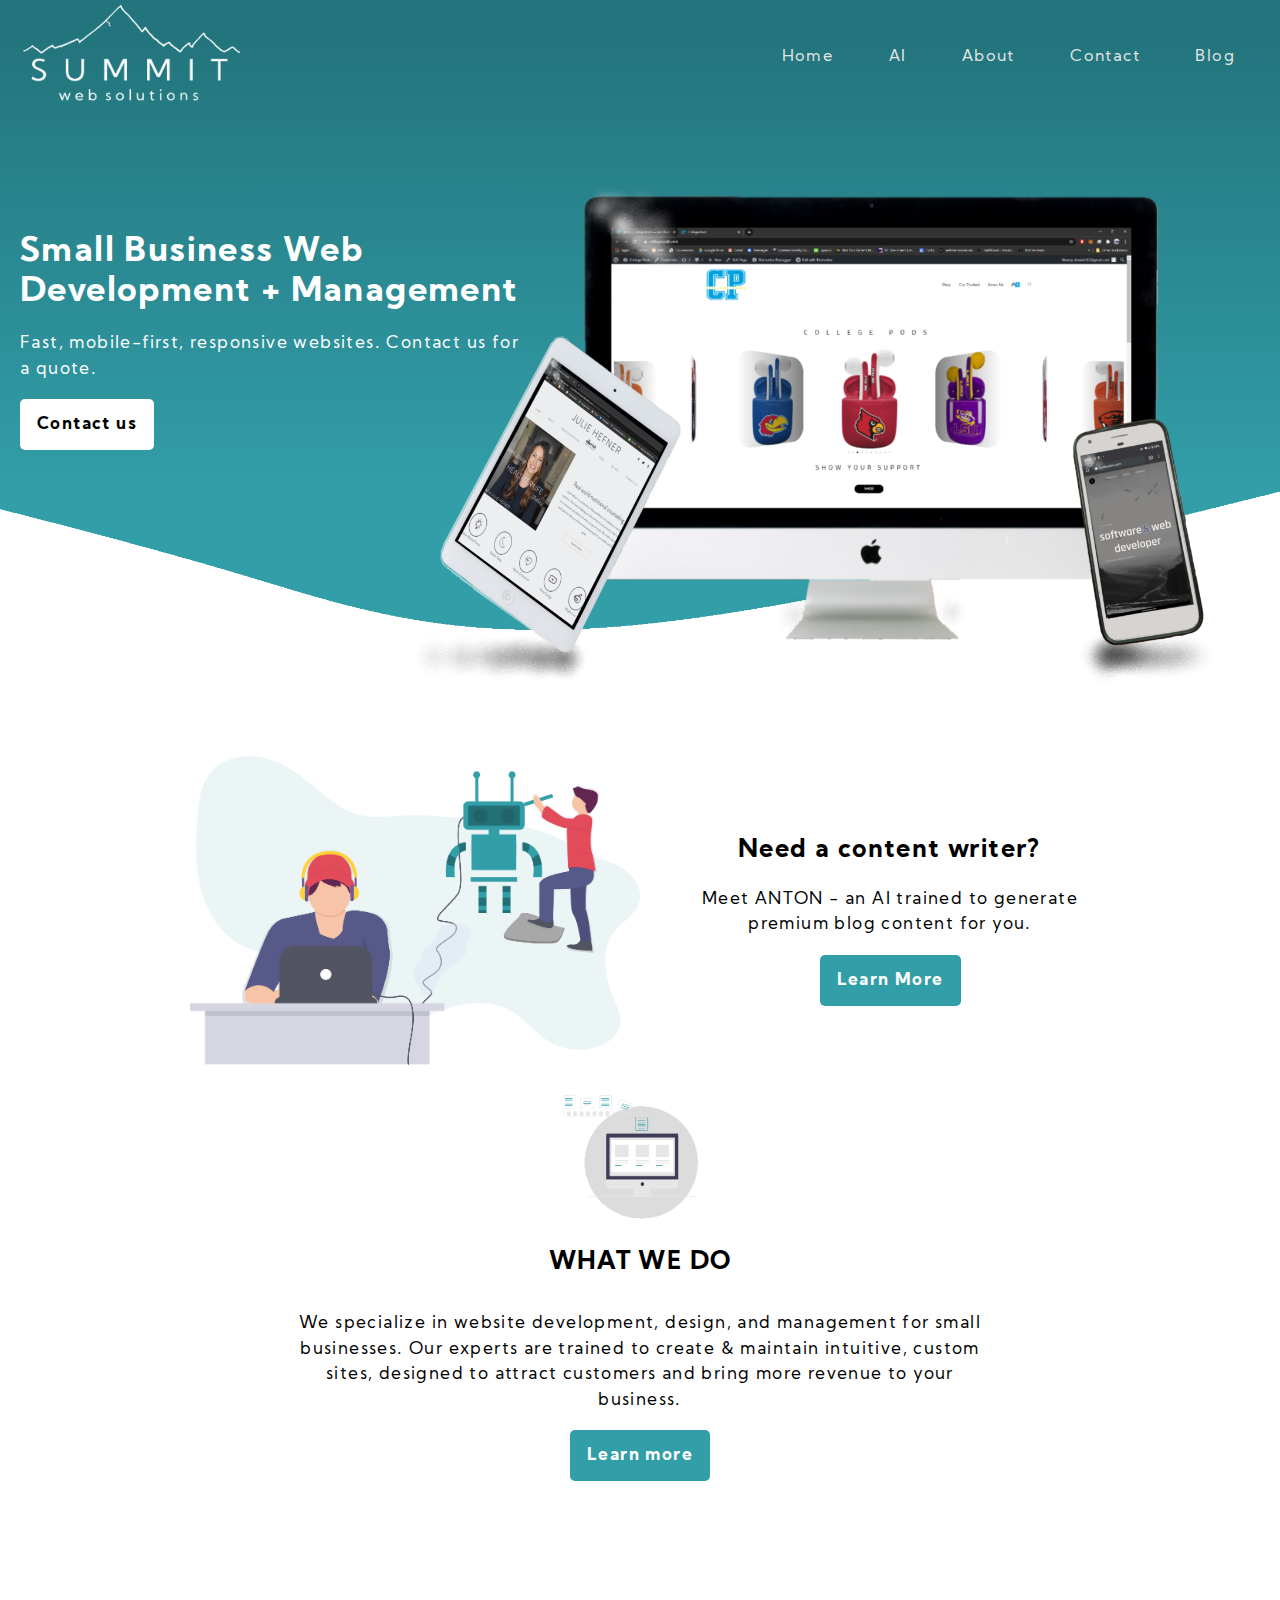
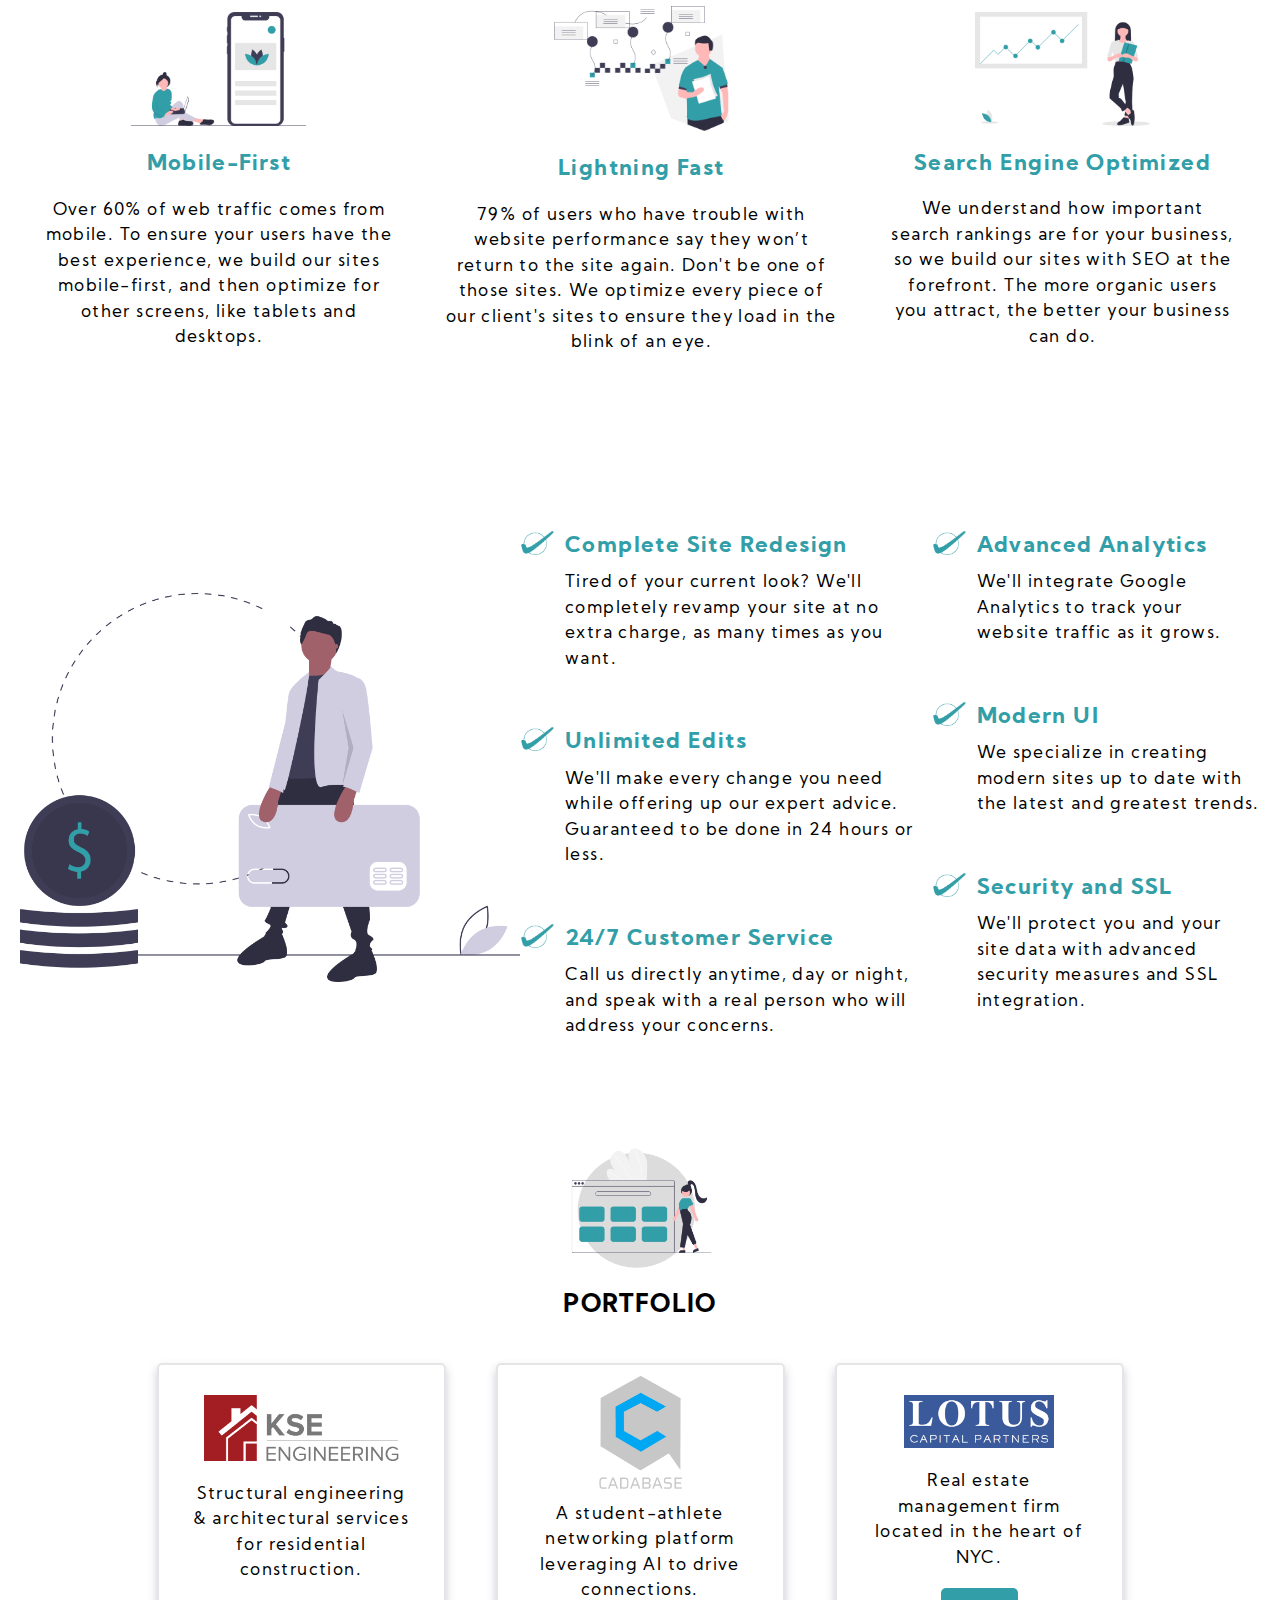
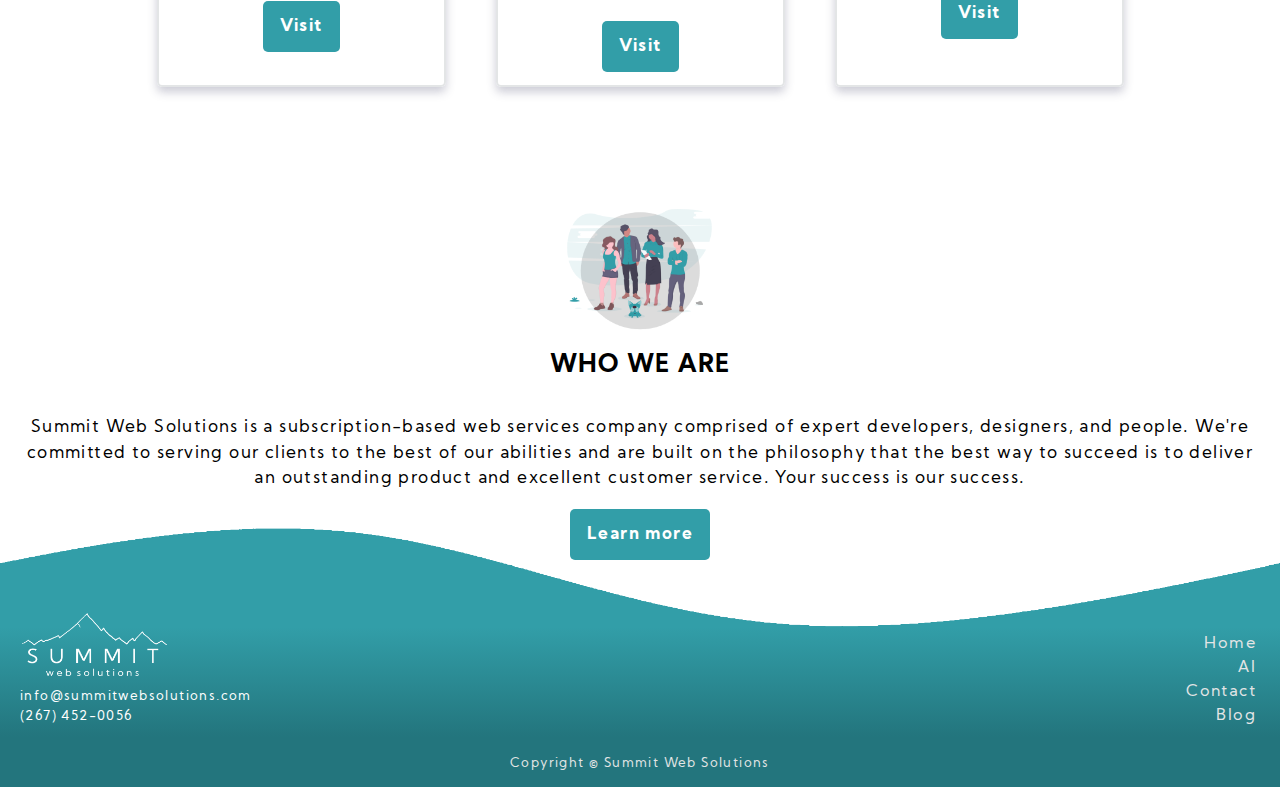
<file: index.html>
<!DOCTYPE html>
<html lang="en" dir="ltr">
  <head>
    <link rel="stylesheet" href="styles.css">
    <meta charset="utf-8">
    <title>Summit Web Solutions</title>
    <meta name="description" content="We build fast, mobile-first websites for small businesses. Starting at $0 down, $275/mo.">
    <meta name="viewport" content="width=device-width, initial-scale=1">
    <meta name="keywords" content="web developer, small business, small businesses, websites, website, mobile, website development,
     attract customers, SEO, unlimited edits, analytics, site redesign">
    <script src="summit-script.js" charset="utf-8"></script>
    <link rel="shortcut icon" type="image/x-icon" href="images/icons/favicon.png">
    <!-- Global site tag (gtag.js) - Google Analytics -->
    <script async src="https://www.googletagmanager.com/gtag/js?id=UA-179869179-1">
    </script>
    <script>
      window.dataLayer = window.dataLayer || [];
      function gtag(){dataLayer.push(arguments);}
      gtag('js', new Date());

      gtag('config', 'UA-179869179-1');
    </script>
      </head>
      <body>
    <!-- Credit to www.oakharborwebdesigns.com for the design inspiration -->
    <header>
      <div class="nav">
        <a href="https://www.summitwebsolutions.com">
          <picture>
            <img class="logo" src="images/logo_white.png" alt="Summit Web Solutions">
          </picture>
        </a>
        <button class="mobile-nav-burger" type="button" name="Menu" onclick="openNav()"></button>
        <div class="desktop-nav">
          <a class="desktop-link" href="https://www.summitwebsolutions.com">Home</a>
          <a class="desktop-link" href="https://www.summitwebsolutions.com/ai">AI</a>
          <a class="desktop-link" href="https://www.summitwebsolutions.com/about">About</a>
          <a class="desktop-link" href="https://www.summitwebsolutions.com/contact">Contact</a>
          <a class="desktop-link" href="https://www.summitwebsolutions.com/blog">Blog</a>
        </div>
      </div>
    </header>
    <div id="mySidenav" class="sidenav">
      <a href="javascript:void(0)" class="closebtn" onclick="closeNav()">&times;</a>
      <a href="https://www.summitwebsolutions.com">Home</a>
      <a href="https://www.summitwebsolutions.com/ai">AI</a>
      <a href="https://www.summitwebsolutions.com/about">About</a>
      <a href="https://www.summitwebsolutions.com/contact">Contact</a>
      <a href="https://www.summitwebsolutions.com/blog">Blog</a>
    </div>
    <section name="intro">
      <div class="intro">
        <h1 class="in-color intro-title">Small Business Web Development + Management</h1>
        <p class="in-color intro-description">Fast, mobile-first, responsive websites. Contact us for a quote.</p>
      </div>
      <div class="intro-button-and-pic">
        <button class="btn intro-button" type="button" name="button" onclick="window.location.href='https://www.summitwebsolutions.com/contact';">Contact us</button>
        <picture>
          <img class="hero-img" src="images/hero_cropped.png" alt="Devices with examples">
        </picture>
      </div>
    </section>
    <section class="anton-content">
      <img class="anton-hero-home" src="images/anton-hero.png" alt="AI Content Generator">
      <div class="anton-text">
        <h2 class="">Need a content writer?</h2>
        <p>Meet ANTON - an AI trained to generate premium blog content for you.</p>
        <button onclick="window.location.href='https://www.summitwebsolutions.com/ai';" class="btn" type="button" name="button">Learn More</button>
      </div>
    </section>
    <section class="what-we-do">
      <div class="container">
        <picture>
          <img class="icon" src="images/icons/what_we_do_icon.png" alt="Small Business Web Development">
        </picture>
        <h1 class="heading">What We Do</h1>
        <p class="description what-we-do-description">We specialize in website development, design, and management for small businesses.
        Our experts are trained to create & maintain intuitive, custom sites, designed to
      attract customers and bring more revenue to your business.</p>
      <button class="btn" type="button" name="button" onclick="window.location.href='https://www.summitwebsolutions.com/about';">Learn more</button>
      </div>
      <div class="differentiators-container">
        <div class="differentiator">
          <picture>
            <img class="icon sub-icon"src="images/icons/mobile_dev_icon.png" alt="Mobile First">
          </picture>
          <h2 class="heading2">Mobile-First</h2>
          <p class="dif-description">Over 60% of web traffic comes from mobile. To ensure your users have the best
           experience, we build our sites mobile-first, and then optimize for other screens,
          like tablets and desktops.</p>
        </div>
        <div class="differentiator">
          <picture>
            <img class="icon sub-icon"src="images/icons/speed_icon.png" alt="Speedy Site">
          </picture>
          <h2 class="heading2">Lightning Fast</h2>
          <p class="dif-description">79% of users who have trouble with website performance say they won’t return to the site again.
           Don't be one of those sites. We optimize every piece of our client's sites to ensure they load in the blink of an eye.</p>
        </div>
        <div class="differentiator">
          <picture>
            <img class="icon sub-icon"src="images/icons/seo_icon.png" alt="SEO">
          </picture>
          <h2 class="heading2">Search Engine Optimized</h2>
          <p class="dif-description">We understand how important search rankings are for your business,
            so we build our sites with SEO at the forefront. The more organic users you attract, the better
           your business can do.</p>
        </div>
      </div>
    </section>
    <section class="pricing">
      <div class="pricing-container">
        <div class="pricing-image">
          <picture>
            <img class="pricing-pic" src="images/banking.png" alt="Pricing">
          </picture>
        </div>
        <div class="pricing-details">
          <div class="checklist-container">
            <div class="checklist-row-1">
              <div class="check">
                <h3 class="check-title">Complete Site Redesign</h3>
                <p class="check-description">Tired of your current look? We'll completely revamp your site at no extra charge, as many times as you want.</p>
              </div>
              <div class="check">
                <h3 class="check-title">Unlimited Edits</h3>
                <p class="check-description">We'll make every change you need while offering up our expert advice. Guaranteed to be done in 24 hours or less.</p>
              </div>
              <div class="check">
                <h3 class="check-title">24/7 Customer Service</h3>
                <p class="check-description">Call us directly anytime, day or night, and speak with a real person who will address your concerns.</p>
              </div>
            </div>
            <div class="checklist-row-2">
              <div class="check">
                <h3 class="check-title">Advanced Analytics</h3>
                <p class="check-description">We'll integrate Google Analytics to track your website traffic as it grows.</p>
              </div>
              <div class="check">
                <h3 class="check-title">Modern UI</h3>
                <p class="check-description">We specialize in creating modern sites up to date with the latest and greatest trends.</p>
              </div>
              <div class="check">
                <h3 class="check-title">Security and SSL</h3>
                <p class="check-description">We'll protect you and your site data with advanced security measures and SSL integration.</p>
              </div>
            </div>
          </div>
        </div>
      </div>
    </section>
    <section class="portfolio" id="portfolio">
      <div class="container">
        <picture>
          <img class="portfolio-icon" src="images/icons/portfolio_icon.png" alt="Our Portfolio">
        </picture>
        <h1 class="heading">Portfolio</h1>
        <div class="portfolio-container">
          <div class="portfolio-item">
            <picture>
              <img class="kse-icon" src="images/icons/kse_eng_icon.png" alt="Our Portfolio">
            </picture>
            <p>Structural engineering & architectural services for residential construction.</p>
            <button class="btn portfolio-btn" type="button" name="button" onclick="window.location.href='https://www.kse-eng.com';">Visit</button>
          </div>
          <div class="portfolio-item">
            <picture>
              <img class="portfolio-icon cp-icon" src="images/cadabase_logo_gray.png" alt="Our Portfolio">
            </picture>
            <p>A student-athlete networking platform leveraging AI to drive connections.</p>
            <button class="btn portfolio-btn" type="button" name="button" onclick="window.location.href='https://www.cadabase.com';">Visit</button>
          </div>
          <div class="portfolio-item">
            <picture>
              <img class="portfolio-icon" src="images/lotus_logo.png" alt="Our Portfolio">
            </picture>
            <p>Real estate management firm located in the heart of NYC.</p>
            <button class="btn portfolio-btn" type="button" name="button" onclick="window.location.href='https://www.lotus-cp.com';">Visit</button>
          </div>
        </div>
      </div>
    </section>
    <section class="who-we-are">
      <div class="container">
        <picture>
          <img class="about-icon" src="images/icons/about_icon.png" alt="About Us Icon">
        </picture>
        <h1 class="heading">Who We Are</h1>
        <p class="about-description">Summit Web Solutions is a subscription-based web services company comprised of
        expert developers, designers, and people. We're committed to serving our clients to the best of our
      abilities and are built on the philosophy that the best way to succeed is to deliver an outstanding product
      and excellent customer service. Your success is our success.</p>
      <button class="btn" type="button" name="button" onclick="window.location.href='https://www.summitwebsolutions.com/about';">Learn more</button>
      </div>
    </section>
    <footer>
      <div class="footer-container">
        <div class="footer-contact-logo">
          <a href="https://www.summitwebsolutions.com">
            <picture>
              <img class="logo-footer" src="images/logo_white.png" alt="Summit Web Solutions">
            </picture>
          </a>
          <p class="footer-contact">info@summitwebsolutions.com</p>
          <p class="footer-contact">(267) 452-0056</p>
        </div>
        <div class="footer-nav">
          <a class="f-nav" href="https://www.summitwebsolutions.com">Home</a>
          <a class="f-nav" href="https://www.summitwebsolutions.com/ai">AI</a>
          <a class="f-nav" href="https://www.summitwebsolutions.com/contact">Contact</a>
          <a class="f-nav" href="https://www.summitwebsolutions.com/blog">Blog</a>
        </div>
      </div>
      <p class="copyright">Copyright &#169; Summit Web Solutions</p>
    </footer>
  </body>
</html>
</file>
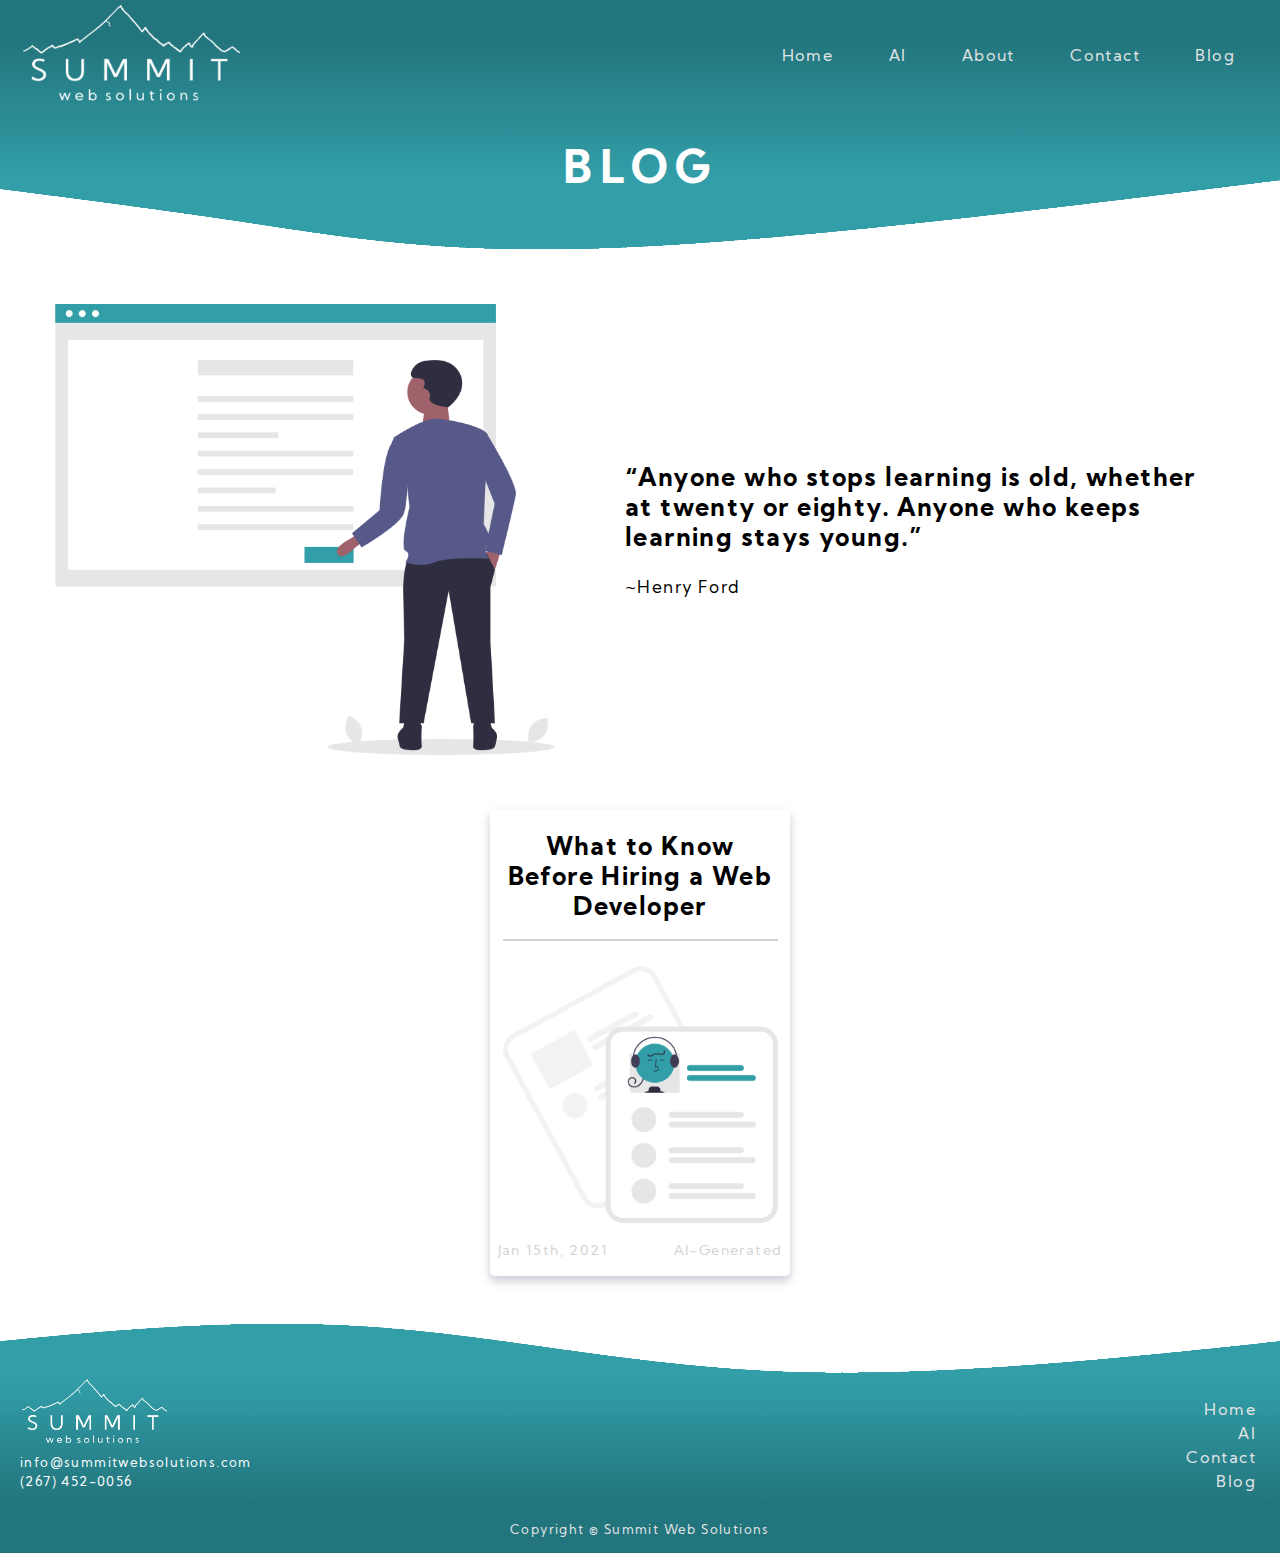
<file: blog/index.html>
<!DOCTYPE html>
<html lang="en" dir="ltr">
  <head>
    <link rel="stylesheet" href="../styles.css">
    <meta charset="utf-8">
    <title>Summit Web Solutions - Blog</title>
    <meta name="description" content="Blog posts generated by AI. Welcome to the future of content.">
    <meta name="viewport" content="width=device-width, initial-scale=1">
    <script src="../summit-script.js" charset="utf-8"></script>
    <link rel="shortcut icon" type="image/x-icon" href="../images/icons/favicon.png">
    <!-- Global site tag (gtag.js) - Google Analytics -->
    <script async src="https://www.googletagmanager.com/gtag/js?id=UA-179869179-1">
    </script>
    <script>
      window.dataLayer = window.dataLayer || [];
      function gtag(){dataLayer.push(arguments);}
      gtag('js', new Date());

      gtag('config', 'UA-179869179-1');
    </script>
      </head>
      <body style="background: linear-gradient(to bottom, #23757d 40px, #329ea8 177px, transparent 177px) no-repeat,
      url('../images/background_swirl.png') no-repeat 80% 175px / 110vw 10vw,
      linear-gradient(to top, #23757d 50px, #329ea8 172px, transparent 172px) no-repeat,
      url('../images/bottom_swirl.png') no-repeat center bottom 170px / 110vw 5vw;">
    <!-- Credit to www.oakharborwebdesigns.com for the design inspiration -->
    <header>
      <div class="nav">
        <a href="https://www.summitwebsolutions.com">
          <picture>
            <img class="logo" src="../images/logo_white.png" alt="Summit Web Solutions">
          </picture>
        </a>
        <button class="mobile-nav-burger" type="button" name="Menu" onclick="openNav()"></button>
        <div class="desktop-nav">
          <a class="desktop-link" href="https://www.summitwebsolutions.com">Home</a>
          <a class="desktop-link" href="https://www.summitwebsolutions.com/ai">AI</a>
          <a class="desktop-link" href="https://www.summitwebsolutions.com/about">About</a>
          <a class="desktop-link" href="https://www.summitwebsolutions.com/contact">Contact</a>
          <a class="desktop-link" href="https://www.summitwebsolutions.com/blog">Blog</a>
        </div>
      </div>
    </header>
    <div id="mySidenav" class="sidenav">
      <a href="javascript:void(0)" class="closebtn" onclick="closeNav()">&times;</a>
      <a href="https://www.summitwebsolutions.com">Home</a>
      <a href="https://www.summitwebsolutions.com/ai">AI</a>
      <a href="https://www.summitwebsolutions.com/about">About</a>
      <a href="https://www.summitwebsolutions.com/contact">Contact</a>
      <a href="https://www.summitwebsolutions.com/blog">Blog</a>
    </div>
    <section class=plans-intro>
      <h1 class="about-intro-title">Blog</h1>
      <div class="about-intro-container">
        <div class="about-intro-img-container">
          <picture>
            <img class="about-intro-img" src="../images/blog-hero.png" alt="Man Reading a Blog">
          </picture>
        </div>
        <div class="about-intro-description">
          <h2 class="plan-text">“Anyone who stops learning is old, whether at twenty or eighty. Anyone who keeps learning stays young.”</h2>
          <p class="plan-text">~Henry Ford</p>
        </div>
      </div>
    </section>
    <a class="blog-card-link" href="https://www.summitwebsolutions.com/blog/what-to-know-before-hiring-a-web-developer.html">
    <section class="blog-posts">
      <div class="blog-card">
        <h3 class="blog-title">What to Know Before Hiring a Web Developer</h3>
        <picture>
          <img class="blog-title-img" src="../images/how-to-hire-a-web-developer-hero.png" alt="Resume">
        </picture>
        <div class="blog-details">
          <p class="post-detail">Jan 15th, 2021</p>
          <p class="post-detail">AI-Generated</p>
        </div>
      </div>

    </section></a>
    <footer>
      <div class="footer-container">
        <div class="footer-contact-logo">
          <a href="https://www.summitwebsolutions.com">
            <picture>
              <img class="logo-footer" src="../images/logo_white.png" alt="Summit Web Solutions">
            </picture>
          </a>
          <p class="footer-contact">info@summitwebsolutions.com</p>
          <p class="footer-contact">(267) 452-0056</p>
        </div>
        <div class="footer-nav">
          <a class="f-nav" href="https://www.summitwebsolutions.com">Home</a>
          <a class="f-nav" href="https://www.summitwebsolutions.com/ai">AI</a>
          <a class="f-nav" href="https://www.summitwebsolutions.com/contact">Contact</a>
          <a class="f-nav" href="https://www.summitwebsolutions.com/blog">Blog</a>
        </div>
      </div>
      <p class="copyright">Copyright &#169; Summit Web Solutions</p>
    </footer>
  </body>
</html>
</file>
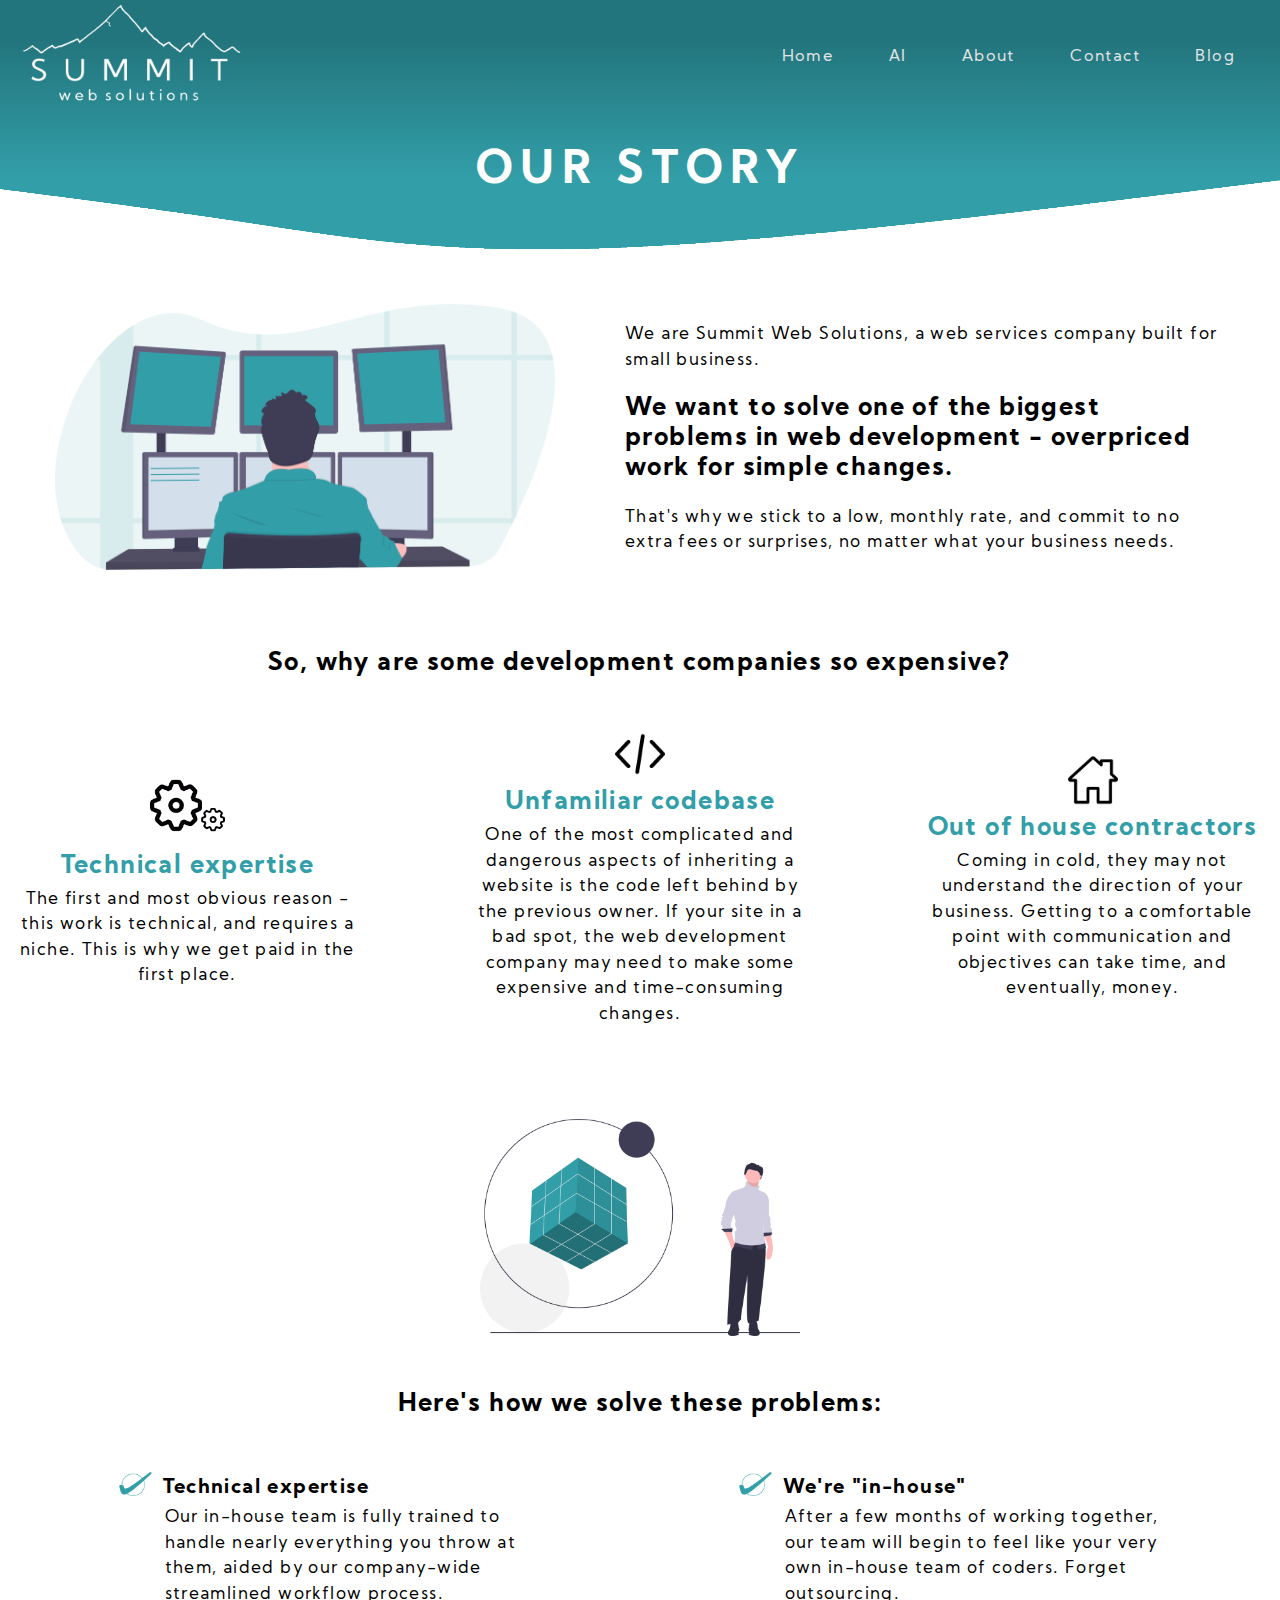
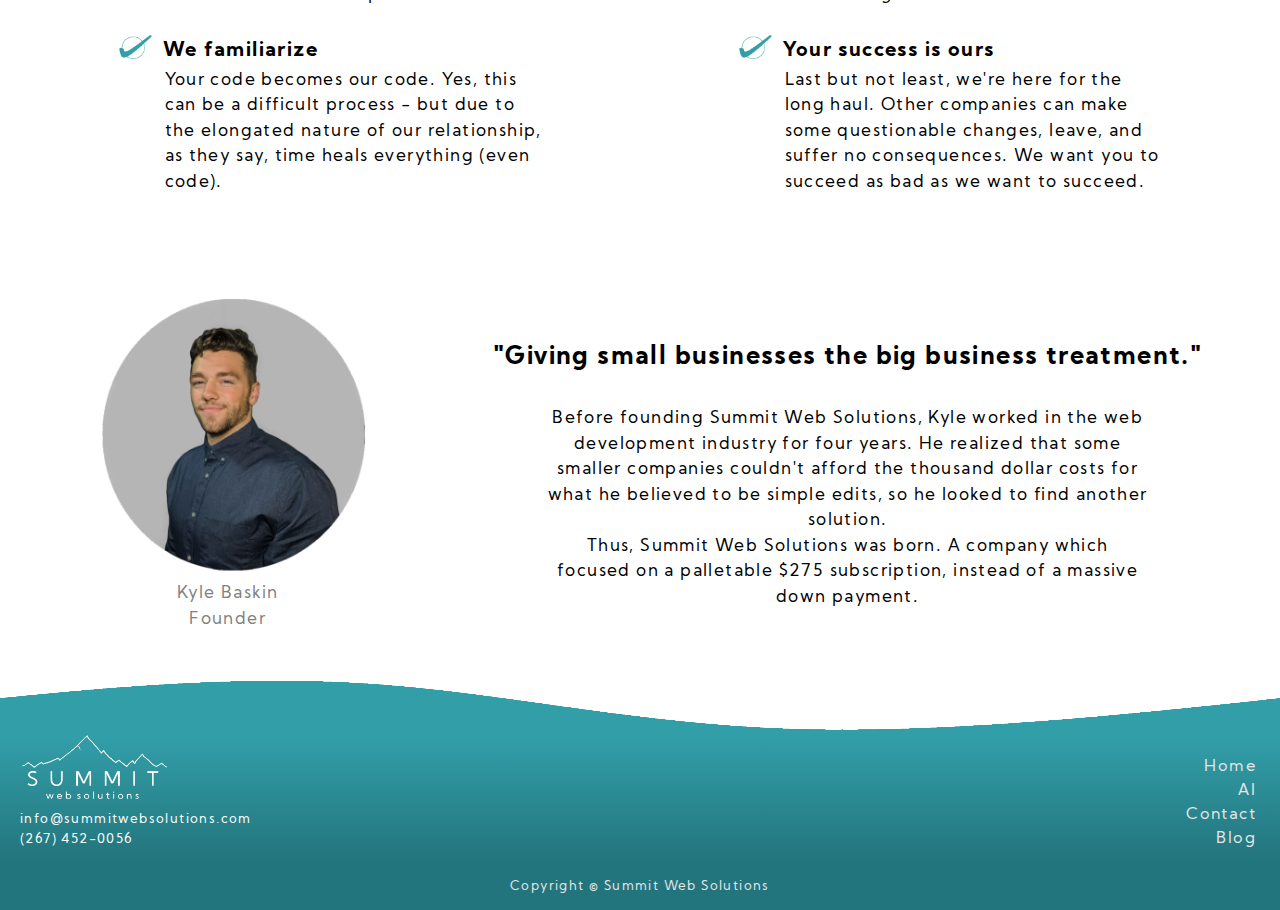
<file: about.html>
<!DOCTYPE html>
<html lang="en" dir="ltr">
  <head>
    <link rel="stylesheet" href="styles.css">
    <meta charset="utf-8">
    <title>About</title>
    <meta name="twitter:" content="">
    <meta name="viewport" content="width=device-width, initial-scale=1">
    <script src="summit-script.js" charset="utf-8"></script>
    <link rel="shortcut icon" type="image/x-icon" href="images/icons/favicon.png">
    <!-- Global site tag (gtag.js) - Google Analytics -->
    <script async src="https://www.googletagmanager.com/gtag/js?id=UA-179869179-1">
    </script>
    <script>
      window.dataLayer = window.dataLayer || [];
      function gtag(){dataLayer.push(arguments);}
      gtag('js', new Date());

      gtag('config', 'UA-179869179-1');
    </script>
  </head>
  <body style="background: linear-gradient(to bottom, #23757d 40px, #329ea8 177px, transparent 177px) no-repeat,
  url('images/background_swirl.png') no-repeat 80% 175px / 110vw 10vw,
  linear-gradient(to top, #23757d 50px, #329ea8 172px, transparent 172px) no-repeat,
  url('images/bottom_swirl.png') no-repeat center bottom 170px / 110vw 5vw;">
    <header>
      <div class="nav">
        <a href="https://www.summitwebsolutions.com">
          <picture>
            <img class="logo" src="images/logo_white.png" alt="Summit Web Solutions">
          </picture>
        </a>
        <button class="mobile-nav-burger" type="button" name="Menu" onclick="openNav()"></button>
        <div class="desktop-nav">
          <a class="desktop-link" href="https://www.summitwebsolutions.com">Home</a>
          <a class="desktop-link" href="https://www.summitwebsolutions.com/ai">AI</a>
          <a class="desktop-link" href="https://www.summitwebsolutions.com/about">About</a>
          <a class="desktop-link" href="https://www.summitwebsolutions.com/contact">Contact</a>
          <a class="desktop-link" href="https://www.summitwebsolutions.com/blog">Blog</a>
        </div>
      </div>
    </header>
    <div id="mySidenav" class="sidenav">
      <a href="javascript:void(0)" class="closebtn" onclick="closeNav()">&times;</a>
      <a href="https://www.summitwebsolutions.com">Home</a>
      <a href="https://www.summitwebsolutions.com/ai">AI</a>
      <a href="https://www.summitwebsolutions.com/about">About</a>
      <a href="https://www.summitwebsolutions.com/contact">Contact</a>
      <a href="https://www.summitwebsolutions.com/blog">Blog</a>
    </div>
    <section class=about-intro>
      <h1 class="about-intro-title">Our Story</h1>
      <div class="about-intro-container">
        <div class="about-intro-img-container">
          <picture>
            <img class="about-intro-img" src="images/about_hero.png" alt="Programmer">
          </picture>
        </div>
        <div class="about-intro-description">
          <p>We are Summit Web Solutions, a web services company built for small business.</p>
          <h2>We want to solve one of the biggest problems in web development - overpriced
          work for simple changes.</h2>
          <p>That's why we stick to a low, monthly rate, and commit to no extra fees
          or surprises, no matter what your business needs.</p>
        </div>
      </div>
    </section>
    <section class="why-so-expensive">
      <!-- Icons made by <a href="https://www.flaticon.com/authors/kiranshastry" title="Kiranshastry">Kiranshastry</a> from <a href="https://www.flaticon.com/" title="Flaticon"> www.flaticon.com</a>
    Icons made by <a href="https://www.flaticon.com/authors/freepik" title="Freepik">Freepik</a> from <a href="https://www.flaticon.com/" title="Flaticon"> www.flaticon.com</a> -->
      <h3 class="centered">So, why are some development companies so expensive?</h3>
      <div class="expensive-container">
        <div class="expensive-reason">
          <picture>
            <img class="reason-icon" src="images/icons/tool_icon.png" alt="">
          </picture>
          <h4 class="reason-header">Technical expertise</h4>
          <p class="reason-description">The first and most obvious reason - this work is
          technical, and requires a niche. This is why we get paid in the first place.</p>
        </div>
        <div class="expensive-reason">
          <picture>
            <img class="reason-icon-alt" src="images/icons/coding_icon.png" alt="">
          </picture>
          <h4 class="reason-header">Unfamiliar codebase</h4>
          <p class="reason-description">One of the most complicated and dangerous aspects of inheriting a website
          is the code left behind by the previous owner. If your site in a bad spot, the web development company may need to make some expensive
        and time-consuming changes.</p>
        </div>
        <div class="expensive-reason">
          <picture>
            <img class="reason-icon-alt" src="images/icons/home_icon.png" alt="">
          </picture>
          <h4 class="reason-header">Out of house contractors</h4>
          <p class="reason-description">Coming in cold, they may not understand the direction of
          your business. Getting to a comfortable point with communication and objectives can take time, and
        eventually, money.</p>
        </div>
      </div>
    </section>
    <section class="our-solutions">
      <div class="solutions-img-container">
        <picture>
          <img class="solutions-graphic" src="images/solutions.png" alt="Solutions Graphic">
        </picture>
        <h3 class="centered">Here's how we solve these problems:</h3>
      </div>
      <div class="solve-container">
        <div class="solve">
          <h4 class="solve-heading">Technical expertise</h4>
          <p class="solve-description">Our in-house team is fully trained to handle nearly everything you throw at them,
          aided by our company-wide streamlined workflow process.</p>
          <h4 class="solve-heading">We familiarize</h4>
          <p class="solve-description">Your code becomes our code. Yes, this can be a difficult process - but due to the elongated nature of
          our relationship, as they say, time heals everything (even code).</p>
        </div>
        <div class="solve">
          <h4 class="solve-heading">We're "in-house"</h4>
          <p class="solve-description">After a few months of working together, our team will begin to feel like your very
          own in-house team of coders. Forget outsourcing.</p>
          <h4 class="solve-heading">Your success is ours</h4>
          <p class="solve-description">Last but not least, we're here for the long haul. Other companies can make some questionable changes,
          leave, and suffer no consequences. We want you to succeed as bad as we want to succeed.</p>
        </div>
      </div>
    </section>
    <section class="our-founder">
      <div class="founder-container">
        <div class="founder-image">
          <picture>
            <img class="founder-headshot" src="images/headshot_gray.png" alt="Founder Headshot">
          </picture>
          <p class="img-text">Kyle Baskin</p>
          <p class="img-text">Founder</p>
        </div>
        <div class="founder-description">
          <h4 class="centered">"Giving small businesses the big business treatment."</h4>
          <p class="founder-text">Before founding Summit Web Solutions, Kyle worked in the web development industry for four years.
          He realized that some smaller companies couldn't afford the thousand dollar costs for what he believed to be
        simple edits, so he looked to find another solution.</p>
        <p class="founder-text">Thus, Summit Web Solutions was born. A company which focused on a palletable $275 subscription, instead of a massive down payment.</p>
        </div>
      </div>
    </section>
    <footer>
      <div class="footer-container">
        <div class="footer-contact-logo">
          <a href="https://www.summitwebsolutions.com">
            <picture>
              <img class="logo-footer" src="images/logo_white.png" alt="Summit Web Solutions">
            </picture>
          </a>
          <p class="footer-contact">info@summitwebsolutions.com</p>
          <p class="footer-contact">(267) 452-0056</p>
        </div>
        <div class="footer-nav">
          <a class="f-nav" href="https://www.summitwebsolutions.com">Home</a>
          <a class="f-nav" href="https://www.summitwebsolutions.com/ai">AI</a>
          <a class="f-nav" href="https://www.summitwebsolutions.com/contact">Contact</a>
          <a class="f-nav" href="https://www.summitwebsolutions.com/blog">Blog</a>
        </div>
      </div>
      <p class="copyright">Copyright &#169; Summit Web Solutions</p>
    </footer>
  </body>
</html>
</file>
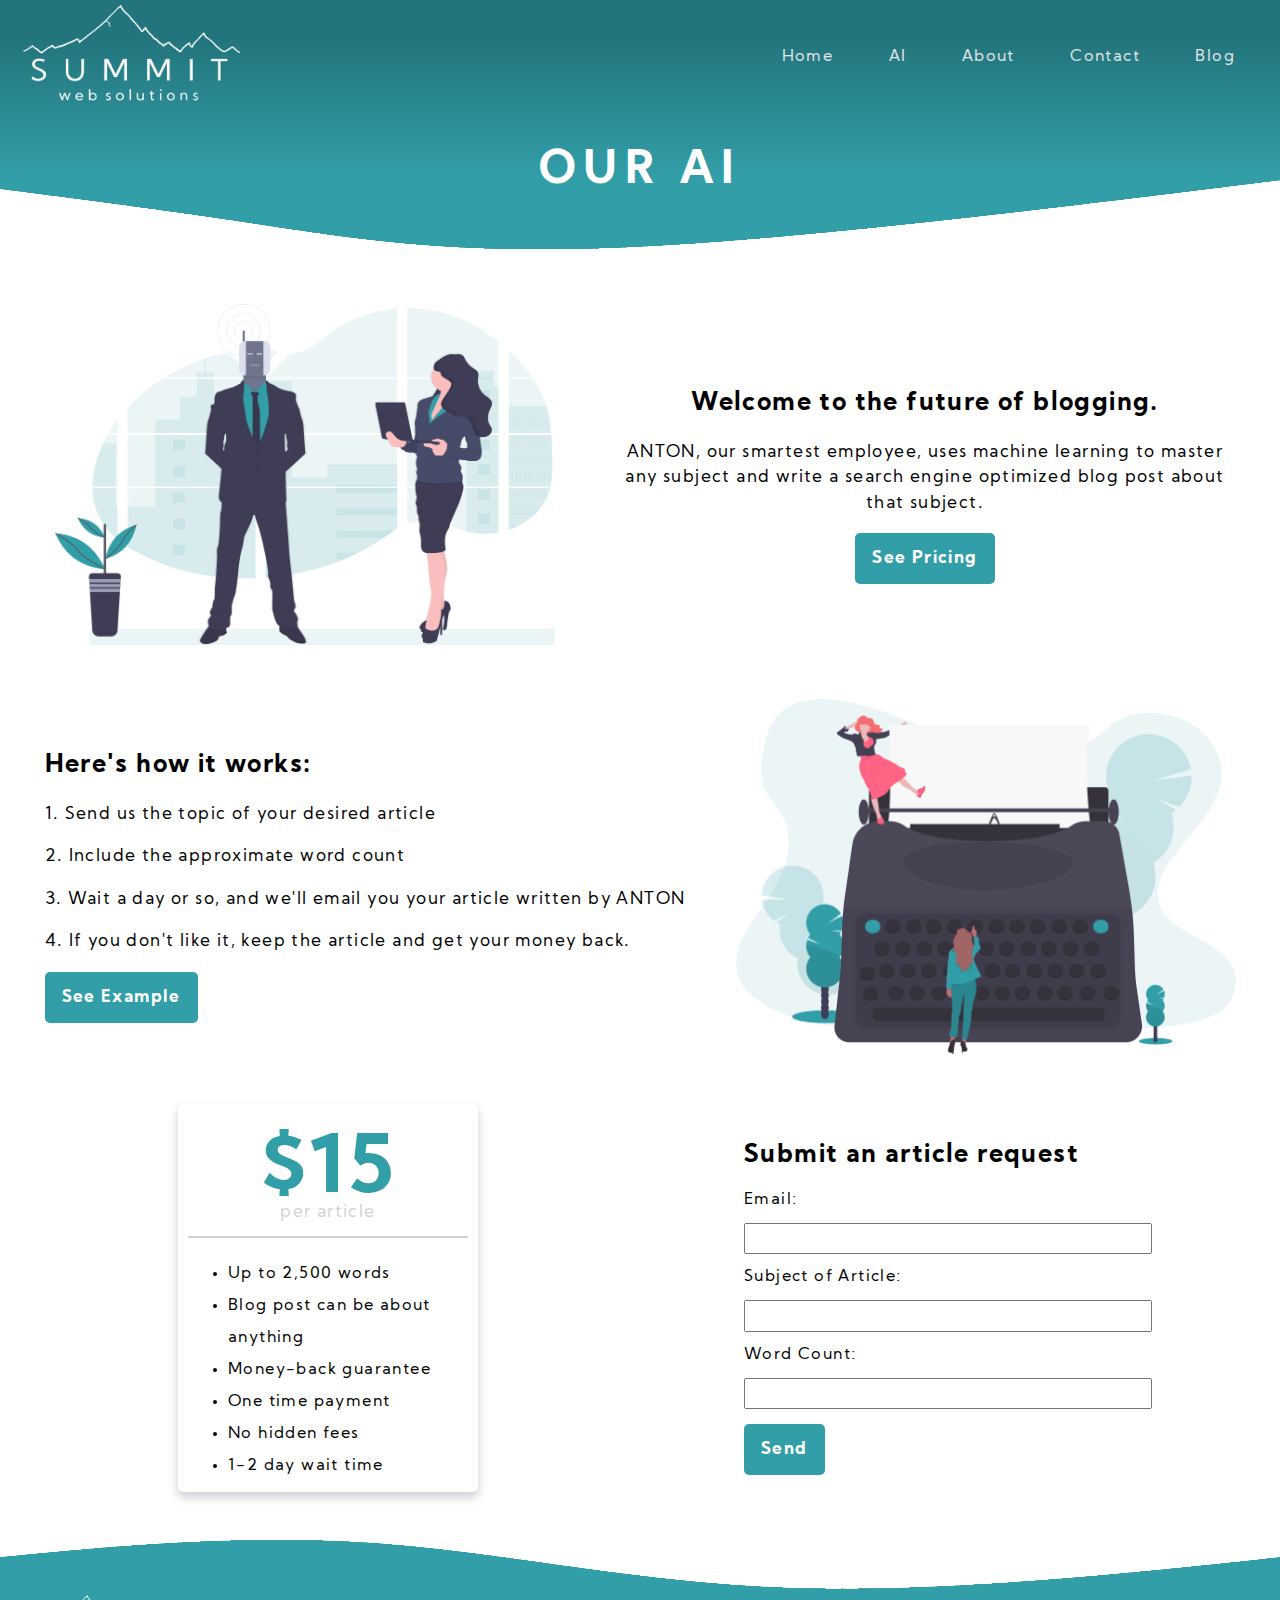
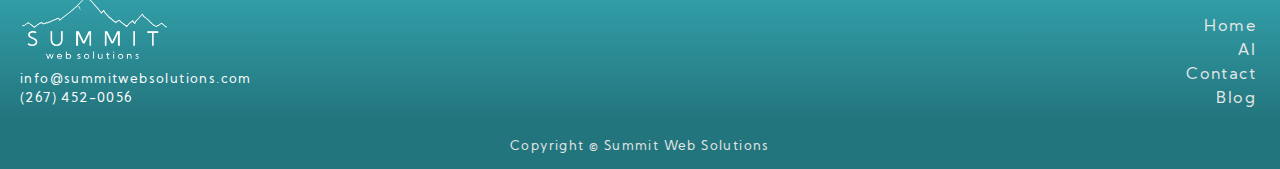
<file: ai.html>
<!DOCTYPE html>
<html lang="en" dir="ltr">
  <head>
    <link rel="stylesheet" href="styles.css">
    <meta charset="utf-8">
    <title>About</title>
    <meta name="twitter:" content="">
    <meta name="viewport" content="width=device-width, initial-scale=1">
    <script src="summit-script.js" charset="utf-8"></script>
    <link rel="shortcut icon" type="image/x-icon" href="images/icons/favicon.png">
    <!-- Global site tag (gtag.js) - Google Analytics -->
    <script async src="https://www.googletagmanager.com/gtag/js?id=UA-179869179-1">
    </script>
    <script>
      window.dataLayer = window.dataLayer || [];
      function gtag(){dataLayer.push(arguments);}
      gtag('js', new Date());

      gtag('config', 'UA-179869179-1');
    </script>
  </head>
  <body style="background: linear-gradient(to bottom, #23757d 40px, #329ea8 177px, transparent 177px) no-repeat,
  url('images/background_swirl.png') no-repeat 80% 175px / 110vw 10vw,
  linear-gradient(to top, #23757d 50px, #329ea8 172px, transparent 172px) no-repeat,
  url('images/bottom_swirl.png') no-repeat center bottom 170px / 110vw 5vw;">
    <header>
      <div class="nav">
        <a href="https://www.summitwebsolutions.com">
          <picture>
            <img class="logo" src="images/logo_white.png" alt="Summit Web Solutions">
          </picture>
        </a>
        <button class="mobile-nav-burger" type="button" name="Menu" onclick="openNav()"></button>
        <div class="desktop-nav">
          <a class="desktop-link" href="https://www.summitwebsolutions.com">Home</a>
          <a class="desktop-link" href="https://www.summitwebsolutions.com/ai">AI</a>
          <a class="desktop-link" href="https://www.summitwebsolutions.com/about">About</a>
          <a class="desktop-link" href="https://www.summitwebsolutions.com/contact">Contact</a>
          <a class="desktop-link" href="https://www.summitwebsolutions.com/blog">Blog</a>
        </div>
      </div>
    </header>
    <div id="mySidenav" class="sidenav">
      <a href="javascript:void(0)" class="closebtn" onclick="closeNav()">&times;</a>
      <a href="https://www.summitwebsolutions.com">Home</a>
      <a href="https://www.summitwebsolutions.com/ai">AI</a>
      <a href="https://www.summitwebsolutions.com/about">About</a>
      <a href="https://www.summitwebsolutions.com/contact">Contact</a>
      <a href="https://www.summitwebsolutions.com/blog">Blog</a>
    </div>
    <section class=about-intro>
      <h1 class="about-intro-title">Our AI</h1>
      <div class="about-intro-container">
        <div class="about-intro-img-container">
          <picture>
            <img class="about-intro-img" src="images/anton-page-hero.png" alt="Anton Bot">
          </picture>
        </div>
        <div class="anton-intro-description">
          <h2>Welcome to the future of blogging.</h2>
          <p>ANTON, our smartest employee, uses machine learning to master any subject and write a search engine
          optimized blog post about that subject.</p>
          <button class="btn" type="button" name="button" onclick="window.location.href='https://www.summitwebsolutions.com/ai#pricing';">See Pricing</button>
        </div>
      </div>
    </section>
    <section class="how-anton-works">
      <img class="about-intro-img" src="images/typewriter.png" alt="Typewriter">
      <div class="anton-steps">
        <h2>Here's how it works:</h2>
        <p>1. Send us the topic of your desired article</p>
        <p>2. Include the approximate word count</p>
        <p>3. Wait a day or so, and we'll email you your article written by ANTON</p>
        <p>4. If you don't like it, keep the article and get your money back.</p>
        <button class="btn" type="button" name="button" onclick="window.location.href='https://www.summitwebsolutions.com/blog/what-to-know-before-hiring-a-web-developer.html';">See Example</button>
      </div>
    </section>
    <section id="pricing" class="anton-pricing">
      <div class="anton-pricing-card">
        <h2 class="anton-price-point">$15</h2>
        <p class="per-article">per article</p>
        <ul class="pricing-list">
          <li>Up to 2,500 words</li>
          <li>Blog post can be about anything</li>
          <li>Money-back guarantee</li>
          <li>One time payment</li>
          <li>No hidden fees</li>
          <li>1-2 day wait time</li>
        </ul>
      </div>
      <div class="anton-form">
        <h2>Submit an article request</h2>
        <form
          action="https://formspree.io/f/xrgojbqg"
          method="POST"
        >
          <label>
            Email:
            <input type="text" name="_replyto">
          </label>
          <label>
            Subject of Article:
            <input type="text" name="subject"></input>
          </label>
          <label>
            Word Count:
            <input type="number" name="words"></input>
          </label>

          <!-- your other form fields go here -->

          <button class="btn" type="submit">Send</button>
        </form>
      </div>
    </section>
    <footer>
      <div class="footer-container">
        <div class="footer-contact-logo">
          <a href="https://www.summitwebsolutions.com">
            <picture>
              <img class="logo-footer" src="images/logo_white.png" alt="Summit Web Solutions">
            </picture>
          </a>
          <p class="footer-contact">info@summitwebsolutions.com</p>
          <p class="footer-contact">(267) 452-0056</p>
        </div>
        <div class="footer-nav">
          <a class="f-nav" href="https://www.summitwebsolutions.com">Home</a>
          <a class="f-nav" href="https://www.summitwebsolutions.com/ai">AI</a>
          <a class="f-nav" href="https://www.summitwebsolutions.com/contact">Contact</a>
          <a class="f-nav" href="https://www.summitwebsolutions.com/blog">Blog</a>
        </div>
      </div>
      <p class="copyright">Copyright &#169; Summit Web Solutions</p>
    </footer>
  </body>
</html>
</file>
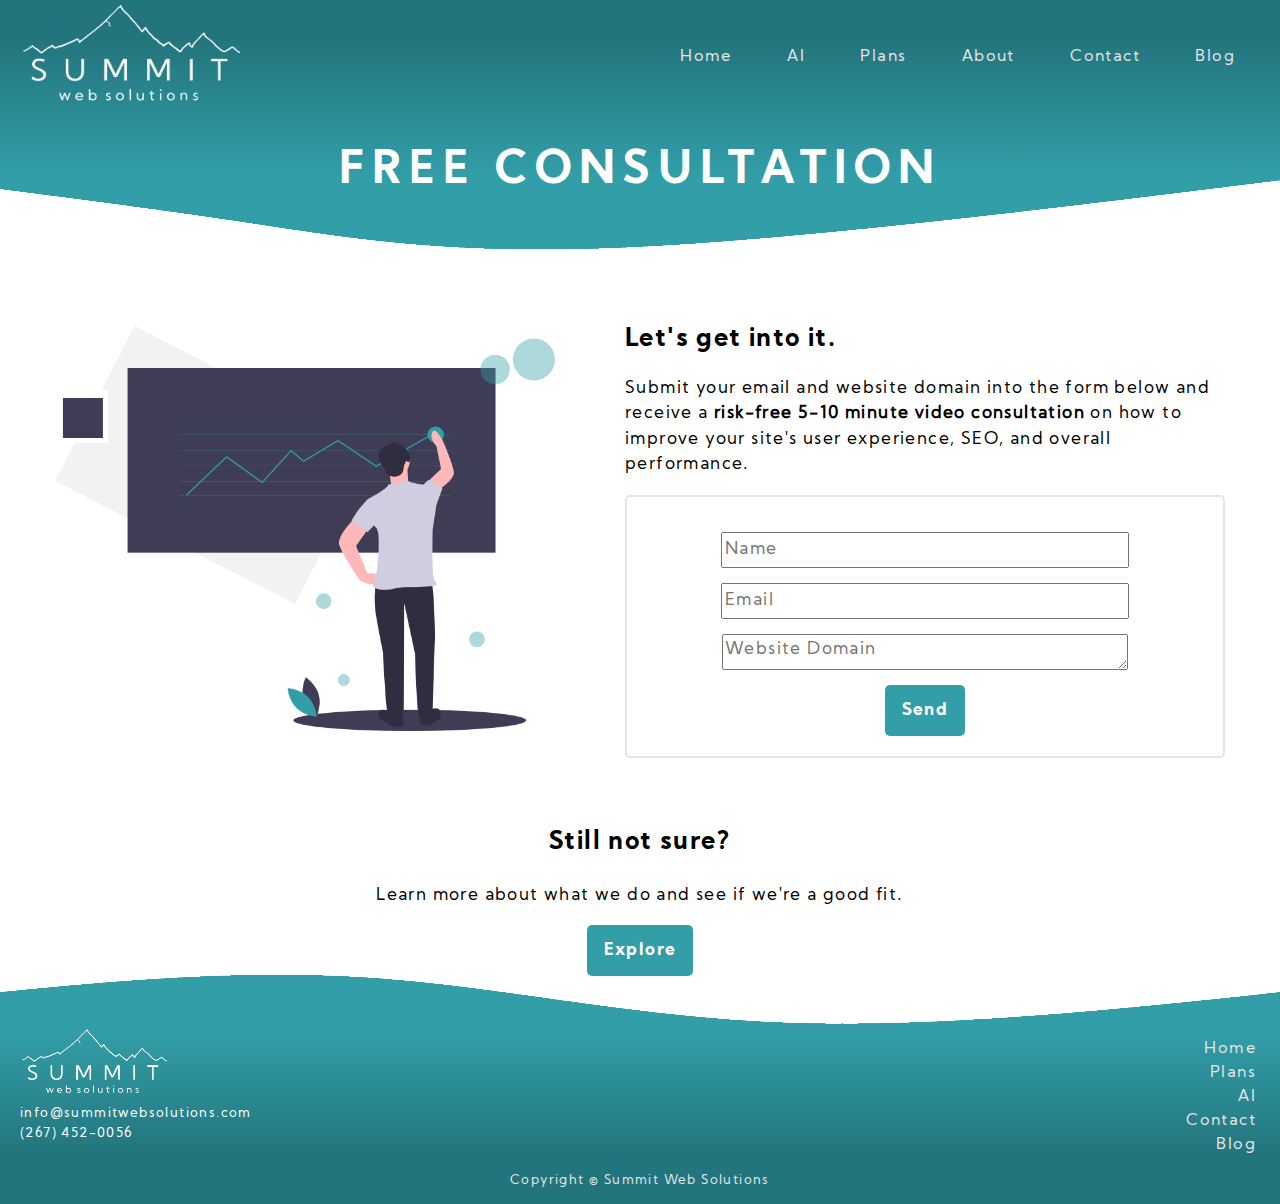
<file: consultation.html>
<!DOCTYPE html>
<html lang="en" dir="ltr">
  <head>
    <link rel="stylesheet" href="styles.css">
    <meta charset="utf-8">
    <title>Free Consultation</title>
    <meta name="twitter:" content="">
    <meta name="viewport" content="width=device-width, initial-scale=1">
    <script src="summit-script.js" charset="utf-8"></script>
    <link rel="shortcut icon" type="image/x-icon" href="images/icons/favicon.png">
    <!-- Global site tag (gtag.js) - Google Analytics -->
    <script async src="https://www.googletagmanager.com/gtag/js?id=UA-179869179-1">
    </script>
    <script>
      window.dataLayer = window.dataLayer || [];
      function gtag(){dataLayer.push(arguments);}
      gtag('js', new Date());

      gtag('config', 'UA-179869179-1');
    </script>
  </head>
  <body style="background: linear-gradient(to bottom, #23757d 40px, #329ea8 177px, transparent 177px) no-repeat,
  url('images/background_swirl.png') no-repeat 80% 175px / 110vw 10vw,
  linear-gradient(to top, #23757d 50px, #329ea8 172px, transparent 172px) no-repeat,
  url('images/bottom_swirl.png') no-repeat center bottom 170px / 110vw 5vw;">
    <header>
      <div class="nav">
        <a href="https://www.summitwebsolutions.com">
          <picture>
            <img class="logo" src="images/logo_white.png" alt="Summit Web Solutions">
          </picture>
        </a>
        <button class="mobile-nav-burger" type="button" name="Menu" onclick="openNav()"></button>
        <div class="desktop-nav">
          <a class="desktop-link" href="https://www.summitwebsolutions.com">Home</a>
          <a class="desktop-link" href="https://www.summitwebsolutions.com/ai">AI</a>
          <a class="desktop-link" href="https://www.summitwebsolutions.com/plans">Plans</a>
          <a class="desktop-link" href="https://www.summitwebsolutions.com/about">About</a>
          <a class="desktop-link" href="https://www.summitwebsolutions.com/contact">Contact</a>
          <a class="desktop-link" href="https://www.summitwebsolutions.com/blog">Blog</a>
        </div>
      </div>
    </header>
    <div id="mySidenav" class="sidenav">
      <a href="javascript:void(0)" class="closebtn" onclick="closeNav()">&times;</a>
      <a href="https://www.summitwebsolutions.com">Home</a>
      <a href="https://www.summitwebsolutions.com/ai">AI</a>
      <a href="https://www.summitwebsolutions.com/plans">Plans</a>
      <a href="https://www.summitwebsolutions.com/about">About</a>
      <a href="https://www.summitwebsolutions.com/contact">Contact</a>
      <a href="https://www.summitwebsolutions.com/blog">Blog</a>
    </div>
    <section class="audit-intro">
      <h1 class="about-intro-title">Free Consultation</h1>
      <div class="about-intro-container">
        <div class="about-intro-img-container">
          <picture>
            <img class="about-intro-img" src="images/free_audit.png" alt="Planning Web Development">
          </picture>
        </div>
        <div class="">
          <div class="about-intro-description">
            <h2 class="plan-text">Let's get into it.</h2>
            <p class="plan-text">Submit your email and website domain into the form below and receive a <span style="font-weight: bold">risk-free 5-10
              minute video consultation</span> on how to improve your site's user experience, SEO, and overall performance.</p>
          </div>
          <div class="contact-form-consultation">
            <form
              action="https://formspree.io/moqpvdrd"
              method="POST"
              class="form">
              <input class="audit-input" type="text" name="name" placeholder="Name">
              <input class="audit-input" type="text" name="_replyto" placeholder="Email">
              <textarea class="audit-input" name="message" placeholder="Website Domain"></textarea>
              <button class="btn form-btn"type="submit">Send</button>
            </form>
          </div>
        </div>
      </div>
    </section>
    <section class="still-not-sure">
      <div class="centered">
        <h3 class="not-sure-title">Still not sure?</h3>
        <p class="centered">Learn more about what we do and see if we're a good fit.</p>
        <button class="btn" type="button" name="button" onclick="window.location.href='https://www.summitwebsolutions.com/about';">Explore</button>
      </div>
    </section>
    <footer>
      <div class="footer-container">
        <div class="footer-contact-logo">
          <a href="https://www.summitwebsolutions.com">
            <picture>
              <img class="logo-footer" src="images/logo_white.png" alt="Summit Web Solutions">
            </picture>
          </a>
          <p class="footer-contact">info@summitwebsolutions.com</p>
          <p class="footer-contact">(267) 452-0056</p>
        </div>
        <div class="footer-nav">
          <a class="f-nav" href="https://www.summitwebsolutions.com">Home</a>
          <a class="f-nav" href="https://www.summitwebsolutions.com/plans">Plans</a>
          <a class="f-nav" href="https://www.summitwebsolutions.com/ai">AI</a>
          <a class="f-nav" href="https://www.summitwebsolutions.com/contact">Contact</a>
          <a class="f-nav" href="https://www.summitwebsolutions.com/blog">Blog</a>
        </div>
      </div>
      <p class="copyright">Copyright &#169; Summit Web Solutions</p>
    </footer>
  </body>
</html>
</file>
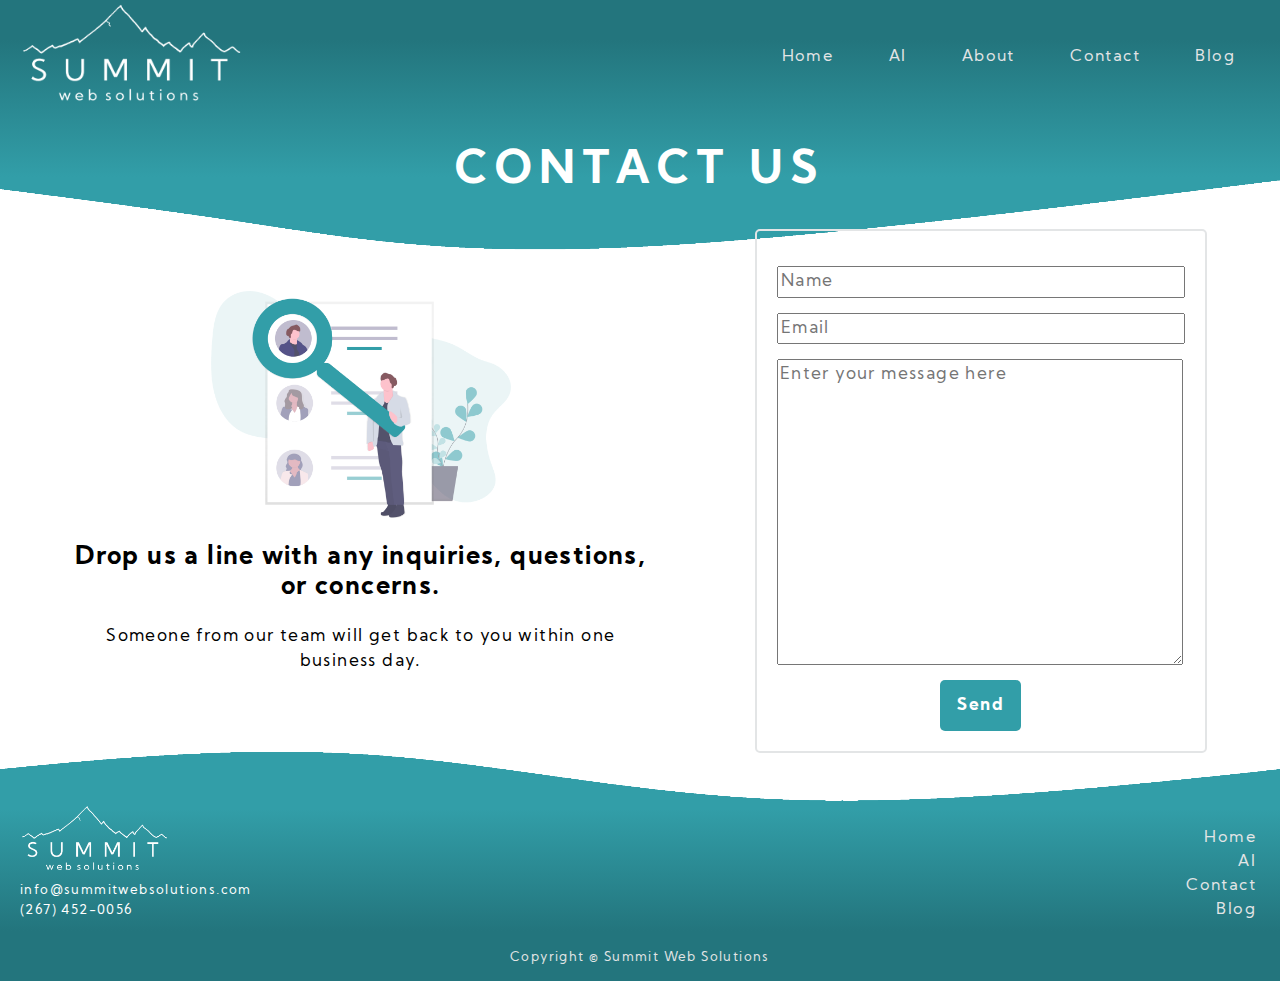
<file: contact.html>
<!DOCTYPE html>
<html lang="en" dir="ltr">
  <head>
    <link rel="stylesheet" href="styles.css">
    <meta charset="utf-8">
    <title>Contact</title>
    <meta name="twitter:" content="">
    <meta name="viewport" content="width=device-width, initial-scale=1">
    <script src="summit-script.js" charset="utf-8"></script>
    <link rel="shortcut icon" type="image/x-icon" href="images/icons/favicon.png">
    <!-- Global site tag (gtag.js) - Google Analytics -->
    <script async src="https://www.googletagmanager.com/gtag/js?id=UA-179869179-1">
    </script>
    <script>
      window.dataLayer = window.dataLayer || [];
      function gtag(){dataLayer.push(arguments);}
      gtag('js', new Date());

      gtag('config', 'UA-179869179-1');
    </script>
  </head>
  <body style="background: linear-gradient(to bottom, #23757d 40px, #329ea8 177px, transparent 177px) no-repeat,
  url('images/background_swirl.png') no-repeat 80% 175px / 110vw 10vw,
  linear-gradient(to top, #23757d 50px, #329ea8 172px, transparent 172px) no-repeat,
  url('images/bottom_swirl.png') no-repeat center bottom 170px / 110vw 5vw;">
    <header>
      <div class="nav">
        <a href="https://www.summitwebsolutions.com">
          <picture>
            <img class="logo" src="images/logo_white.png" alt="Summit Web Solutions">
          </picture>
        </a>
        <button class="mobile-nav-burger" type="button" name="Menu" onclick="openNav()"></button>
        <div class="desktop-nav">
          <a class="desktop-link" href="https://www.summitwebsolutions.com">Home</a>
          <a class="desktop-link" href="https://www.summitwebsolutions.com/ai">AI</a>
          <a class="desktop-link" href="https://www.summitwebsolutions.com/about">About</a>
          <a class="desktop-link" href="https://www.summitwebsolutions.com/contact">Contact</a>
          <a class="desktop-link" href="https://www.summitwebsolutions.com/blog">Blog</a>
        </div>
      </div>
    </header>
    <div id="mySidenav" class="sidenav">
      <a href="javascript:void(0)" class="closebtn" onclick="closeNav()">&times;</a>
      <a href="https://www.summitwebsolutions.com">Home</a>
      <a href="https://www.summitwebsolutions.com/ai">AI</a>
      <a href="https://www.summitwebsolutions.com/about">About</a>
      <a href="https://www.summitwebsolutions.com/contact">Contact</a>
      <a href="https://www.summitwebsolutions.com/blog">Blog</a>
    </div>
    <section class="contact-intro">
      <h1 class="about-intro-title">Contact Us</h1>
    </section>
    <section class="contact-form">
      <div class="contact-container">
        <div class="contact-welcome">
          <picture>
            <img class="contact-img" src="images/contact_img.png" alt="Contact Image">
          </picture>
          <h2 class="centered contact-words">Drop us a line with any inquiries, questions, or concerns.</h2>
          <p class="centered contact-words">Someone from our team will get back to you within one business day.</p>
        </div>
        <div class="contact-form">
          <form
            action="https://formspree.io/moqpvdrd"
            method="POST"
            class="form">
            <input type="text" name="name" placeholder="Name">
            <input type="text" name="_replyto" placeholder="Email">
            <textarea name="message" placeholder="Enter your message here"></textarea>
            <button class="btn form-btn"type="submit">Send</button>
          </form>
        </div>
      </div>
    </section>
    <footer>
      <div class="footer-container">
        <div class="footer-contact-logo">
          <a href="https://www.summitwebsolutions.com">
            <picture>
              <img class="logo-footer" src="images/logo_white.png" alt="Summit Web Solutions">
            </picture>
          </a>
          <p class="footer-contact">info@summitwebsolutions.com</p>
          <p class="footer-contact">(267) 452-0056</p>
        </div>
        <div class="footer-nav">
          <a class="f-nav" href="https://www.summitwebsolutions.com">Home</a>
          <a class="f-nav" href="https://www.summitwebsolutions.com/ai">AI</a>
          <a class="f-nav" href="https://www.summitwebsolutions.com/contact">Contact</a>
          <a class="f-nav" href="https://www.summitwebsolutions.com/blog">Blog</a>
        </div>
      </div>
      <p class="copyright">Copyright &#169; Summit Web Solutions</p>
    </footer>
  </body>
</html>
</file>
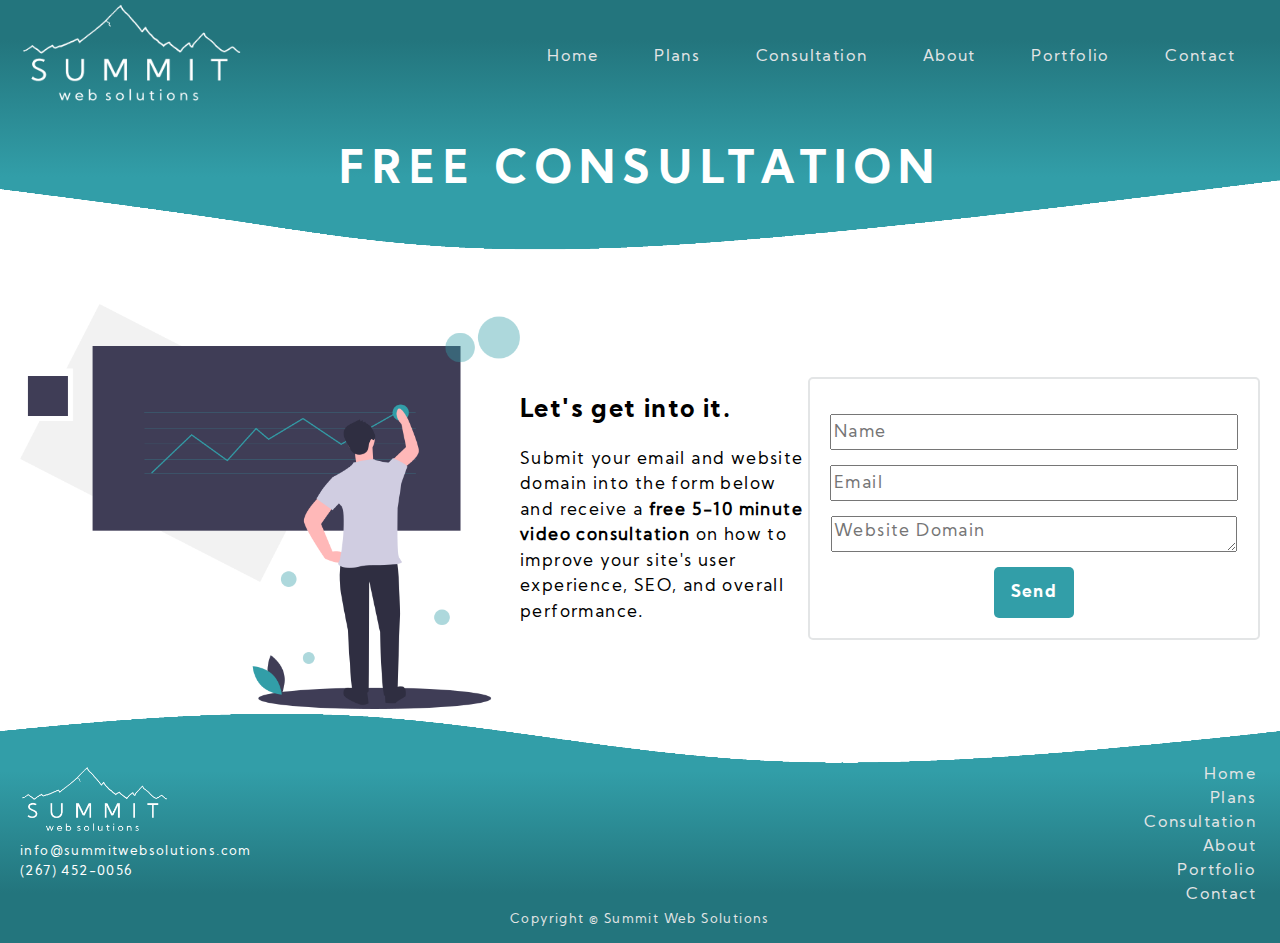
<file: free-audit.html>
<!DOCTYPE html>
<html lang="en" dir="ltr">
  <head>
    <link rel="stylesheet" href="styles.css">
    <meta charset="utf-8">
    <title>Contact</title>
    <meta name="twitter:" content="">
    <meta name="viewport" content="width=device-width, initial-scale=1">
    <script src="summit-script.js" charset="utf-8"></script>
    <link rel="shortcut icon" type="image/x-icon" href="images/icons/favicon.png">
    <!-- Global site tag (gtag.js) - Google Analytics -->
    <script async src="https://www.googletagmanager.com/gtag/js?id=UA-179869179-1">
    </script>
    <script>
      window.dataLayer = window.dataLayer || [];
      function gtag(){dataLayer.push(arguments);}
      gtag('js', new Date());

      gtag('config', 'UA-179869179-1');
    </script>
  </head>
  <body style="background: linear-gradient(to bottom, #23757d 40px, #329ea8 177px, transparent 177px) no-repeat,
  url('images/background_swirl.png') no-repeat 80% 175px / 110vw 10vw,
  linear-gradient(to top, #23757d 50px, #329ea8 172px, transparent 172px) no-repeat,
  url('images/bottom_swirl.png') no-repeat center bottom 170px / 110vw 5vw;">
    <header>
      <div class="nav">
        <a href="https://www.summitwebsolutions.com">
          <picture>
            <img class="logo" src="images/logo_white.png" alt="Summit Web Solutions">
          </picture>
        </a>
        <button class="mobile-nav-burger" type="button" name="Menu" onclick="openNav()"></button>
        <div class="desktop-nav">
          <a class="desktop-link" href="https://www.summitwebsolutions.com">Home</a>
          <a class="desktop-link" href="https://www.summitwebsolutions.com/plans">Plans</a>
          <a class="desktop-link" href="https://www.summitwebsolutions.com/consultation">Consultation</a>
          <a class="desktop-link" href="https://www.summitwebsolutions.com/about">About</a>
          <a class="desktop-link" href="https://www.summitwebsolutions.com/#portfolio">Portfolio</a>
          <a class="desktop-link" href="https://www.summitwebsolutions.com/contact">Contact</a>
        </div>
      </div>
    </header>
    <div id="mySidenav" class="sidenav">
      <a href="javascript:void(0)" class="closebtn" onclick="closeNav()">&times;</a>
      <a href="https://www.summitwebsolutions.com">Home</a>
      <a href="https://www.summitwebsolutions.com/plans">Plans</a>
      <a href="https://www.summitwebsolutions.com/consultation">Consultation</a>
      <a href="https://www.summitwebsolutions.com/about">About</a>
      <a href="https://www.summitwebsolutions.com/#portfolio">Portfolio</a>
      <a href="https://www.summitwebsolutions.com/contact">Contact</a>
    </div>
    <section class="audit-intro">
      <h1 class="about-intro-title">Free Consultation</h1>
      <div class="about-intro-container">
        <div class="about-intro-img-container">
          <picture>
            <img class="about-intro-img" src="images/free_audit.png" alt="Planning Web Development">
          </picture>
        </div>
        <div class="about-intro-description">
          <h2 class="plan-text">Let's get into it.</h2>
          <p class="plan-text">Submit your email and website domain into the form below and receive a <span style="font-weight: bold">free 5-10
            minute video consultation</span> on how to improve your site's user experience, SEO, and overall performance.</p>
        </div>
        <div class="contact-form">
          <form
            action="https://formspree.io/moqpvdrd"
            method="POST"
            class="form">
            <input class="audit-input" type="text" name="name" placeholder="Name">
            <input class="audit-input" type="text" name="_replyto" placeholder="Email">
            <textarea class="audit-input" name="message" placeholder="Website Domain"></textarea>
            <button class="btn form-btn"type="submit">Send</button>
          </form>
        </div>
      </div>
    </section>

    <footer>
      <div class="footer-container">
        <div class="footer-contact-logo">
          <a href="https://www.summitwebsolutions.com">
            <picture>
              <img class="logo-footer" src="images/logo_white.png" alt="Summit Web Solutions">
            </picture>
          </a>
          <p class="footer-contact">info@summitwebsolutions.com</p>
          <p class="footer-contact">(267) 452-0056</p>
        </div>
        <div class="footer-nav">
          <a class="f-nav" href="https://www.summitwebsolutions.com">Home</a>
          <a class="f-nav" href="https://www.summitwebsolutions.com/plans">Plans</a>
          <a class="f-nav" href="https://www.summitwebsolutions.com/consultation">Consultation</a>
          <a class="f-nav" href="https://www.summitwebsolutions.com/about">About</a>
          <a class="f-nav" href="https://www.summitwebsolutions.com/#portfolio">Portfolio</a>
          <a class="f-nav" href="https://www.summitwebsolutions.com/contact">Contact</a>
        </div>
      </div>
      <p class="copyright">Copyright &#169; Summit Web Solutions</p>
    </footer>
  </body>
</html>
</file>
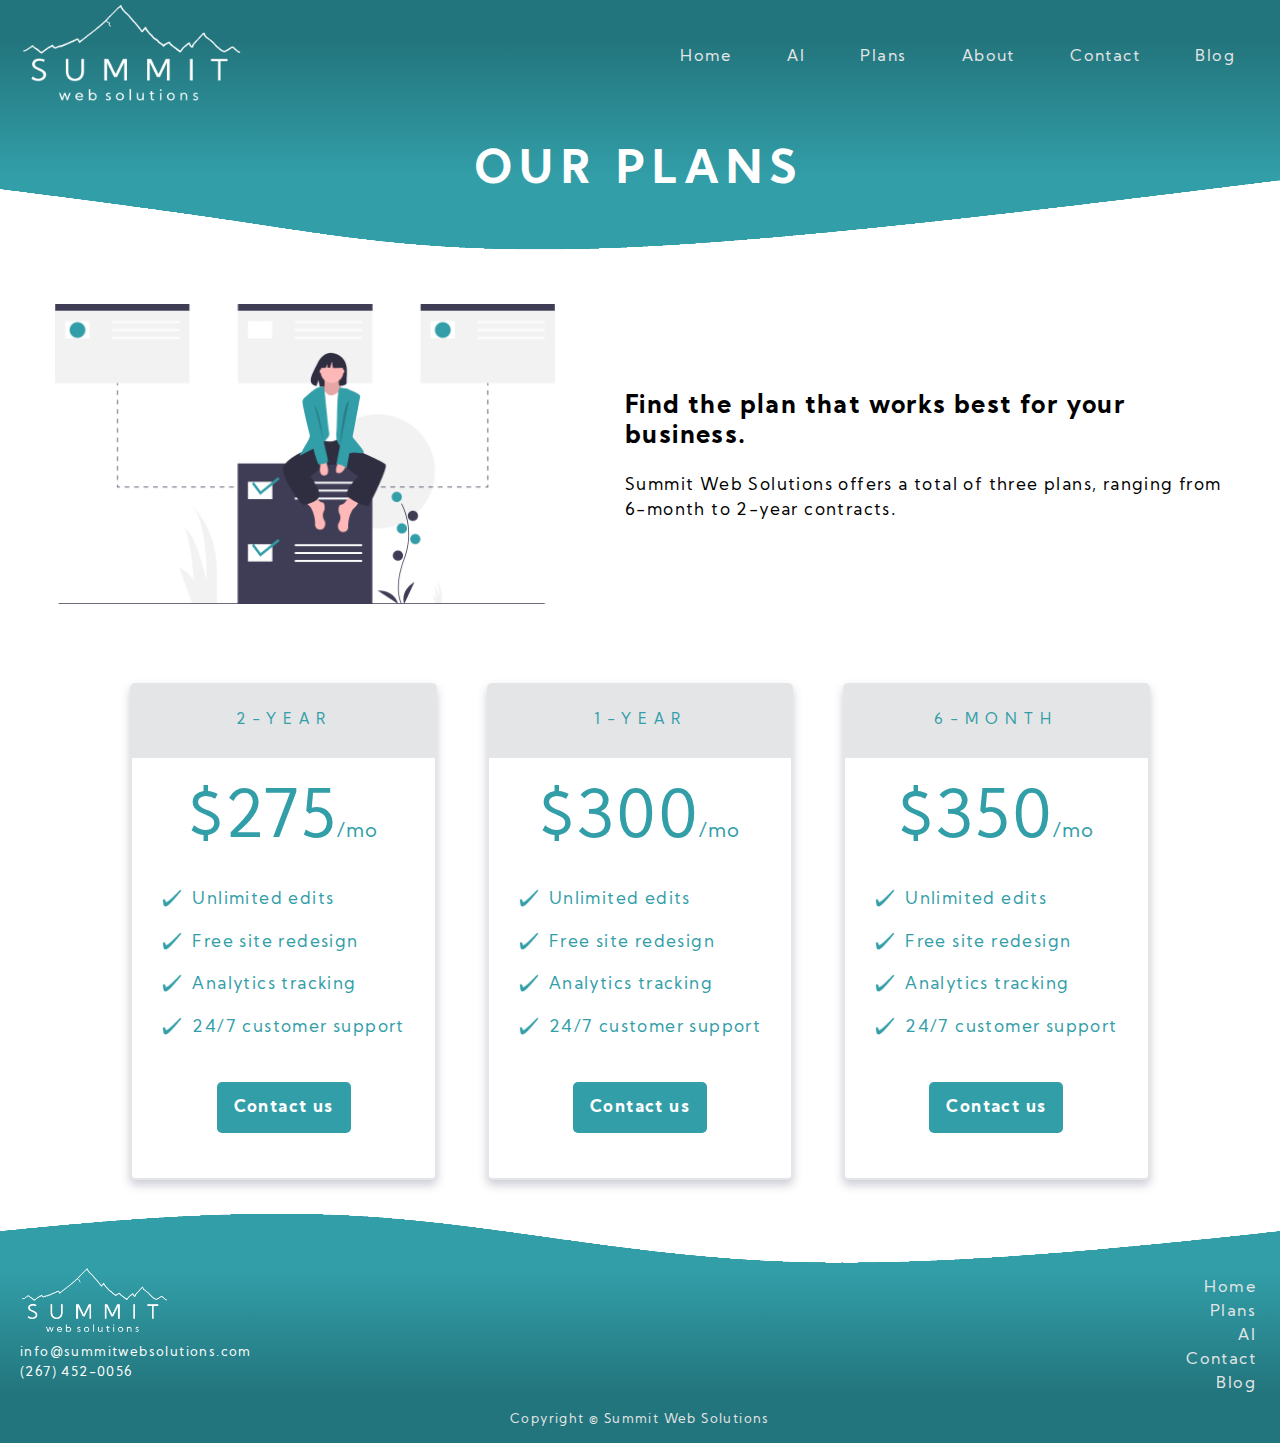
<file: plans.html>
<!DOCTYPE html>
<html lang="en" dir="ltr">
  <head>
    <link rel="stylesheet" href="styles.css">
    <meta charset="utf-8">
    <title>Summit Web Solutions</title>
    <meta name="description" content="We build fast, mobile-first websites for small businesses. Starting at $0 down, $200/mo.">
    <meta name="viewport" content="width=device-width, initial-scale=1">
    <script src="summit-script.js" charset="utf-8"></script>
    <link rel="shortcut icon" type="image/x-icon" href="images/icons/favicon.png">
    <!-- Global site tag (gtag.js) - Google Analytics -->
    <script async src="https://www.googletagmanager.com/gtag/js?id=UA-179869179-1">
    </script>
    <script>
      window.dataLayer = window.dataLayer || [];
      function gtag(){dataLayer.push(arguments);}
      gtag('js', new Date());

      gtag('config', 'UA-179869179-1');
    </script>
      </head>
      <body style="background: linear-gradient(to bottom, #23757d 40px, #329ea8 177px, transparent 177px) no-repeat,
      url('images/background_swirl.png') no-repeat 80% 175px / 110vw 10vw,
      linear-gradient(to top, #23757d 50px, #329ea8 172px, transparent 172px) no-repeat,
      url('images/bottom_swirl.png') no-repeat center bottom 170px / 110vw 5vw;">
    <!-- Credit to www.oakharborwebdesigns.com for the design inspiration -->
    <header>
      <div class="nav">
        <a href="https://www.summitwebsolutions.com">
          <picture>
            <img class="logo" src="images/logo_white.png" alt="Summit Web Solutions">
          </picture>
        </a>
        <button class="mobile-nav-burger" type="button" name="Menu" onclick="openNav()"></button>
        <div class="desktop-nav">
          <a class="desktop-link" href="https://www.summitwebsolutions.com">Home</a>
          <a class="desktop-link" href="https://www.summitwebsolutions.com/ai">AI</a>
          <a class="desktop-link" href="https://www.summitwebsolutions.com/plans">Plans</a>
          <a class="desktop-link" href="https://www.summitwebsolutions.com/about">About</a>
          <a class="desktop-link" href="https://www.summitwebsolutions.com/contact">Contact</a>
          <a class="desktop-link" href="https://www.summitwebsolutions.com/blog">Blog</a>
        </div>
      </div>
    </header>
    <div id="mySidenav" class="sidenav">
      <a href="javascript:void(0)" class="closebtn" onclick="closeNav()">&times;</a>
      <a href="https://www.summitwebsolutions.com">Home</a>
      <a href="https://www.summitwebsolutions.com/ai">AI</a>
      <a href="https://www.summitwebsolutions.com/plans">Plans</a>
      <a href="https://www.summitwebsolutions.com/about">About</a>
      <a href="https://www.summitwebsolutions.com/contact">Contact</a>
      <a href="https://www.summitwebsolutions.com/blog">Blog</a>
    </div>
    <section class=plans-intro>
      <h1 class="about-intro-title">Our Plans</h1>
      <div class="about-intro-container">
        <div class="about-intro-img-container">
          <picture>
            <img class="about-intro-img" src="images/plans_hero.png" alt="Planning Web Development">
          </picture>
        </div>
        <div class="about-intro-description">
          <h2 class="plan-text">Find the plan that works best for your business.</h2>
          <p class="plan-text">Summit Web Solutions offers a total of three plans, ranging from 6-month to 2-year contracts.</p>
          <!--<p>Want specifics? Download our standard contract below.</p>-->
          <!--<button class="btn plan-btn" type="button" name="button" onclick="window.location = ''">Contact us</button>-->
        </div>
      </div>
    </section>
    <section class="plans">
      <div class="plans-container">
        <div class="plan">
          <p class="plan-title">2-year</p>
          <p class="price">$275<span>/mo</span></p>
          <p class="li">Unlimited edits</p>
          <p class="li">Free site redesign</p>
          <p class="li">Analytics tracking</p>
          <p class="li">24/7 customer support</p>
          <button class="btn plan-btn" type="button" name="button" onclick="window.location.href='https://www.summitwebsolutions.com/contact';">Contact us</button>
        </div>
        <div class="plan">
          <p class="plan-title">1-year</p>
          <p class="price">$300<span>/mo</span></p>
          <p class="li">Unlimited edits</p>
          <p class="li">Free site redesign</p>
          <p class="li">Analytics tracking</p>
          <p class="li">24/7 customer support</p>
          <button class="btn plan-btn" type="button" name="button" onclick="window.location.href='https://www.summitwebsolutions.com/contact';">Contact us</button>
        </div>
        <div class="plan">
          <p class="plan-title">6-month</p>
          <p class="price">$350<span>/mo</span></p>
          <p class="li">Unlimited edits</p>
          <p class="li">Free site redesign</p>
          <p class="li">Analytics tracking</p>
          <p class="li">24/7 customer support</p>
          <button class="btn plan-btn" type="button" name="button" onclick="window.location.href='https://www.summitwebsolutions.com/contact';">Contact us</button>
        </div>
      </div>
    </section>
    <footer>
      <div class="footer-container">
        <div class="footer-contact-logo">
          <a href="https://www.summitwebsolutions.com">
            <picture>
              <img class="logo-footer" src="images/logo_white.png" alt="Summit Web Solutions">
            </picture>
          </a>
          <p class="footer-contact">info@summitwebsolutions.com</p>
          <p class="footer-contact">(267) 452-0056</p>
        </div>
        <div class="footer-nav">
          <a class="f-nav" href="https://www.summitwebsolutions.com">Home</a>
          <a class="f-nav" href="https://www.summitwebsolutions.com/plans">Plans</a>
          <a class="f-nav" href="https://www.summitwebsolutions.com/ai">AI</a>
          <a class="f-nav" href="https://www.summitwebsolutions.com/contact">Contact</a>
          <a class="f-nav" href="https://www.summitwebsolutions.com/blog">Blog</a>
        </div>
      </div>
      <p class="copyright">Copyright &#169; Summit Web Solutions</p>
    </footer>
  </body>
</html>
</file>
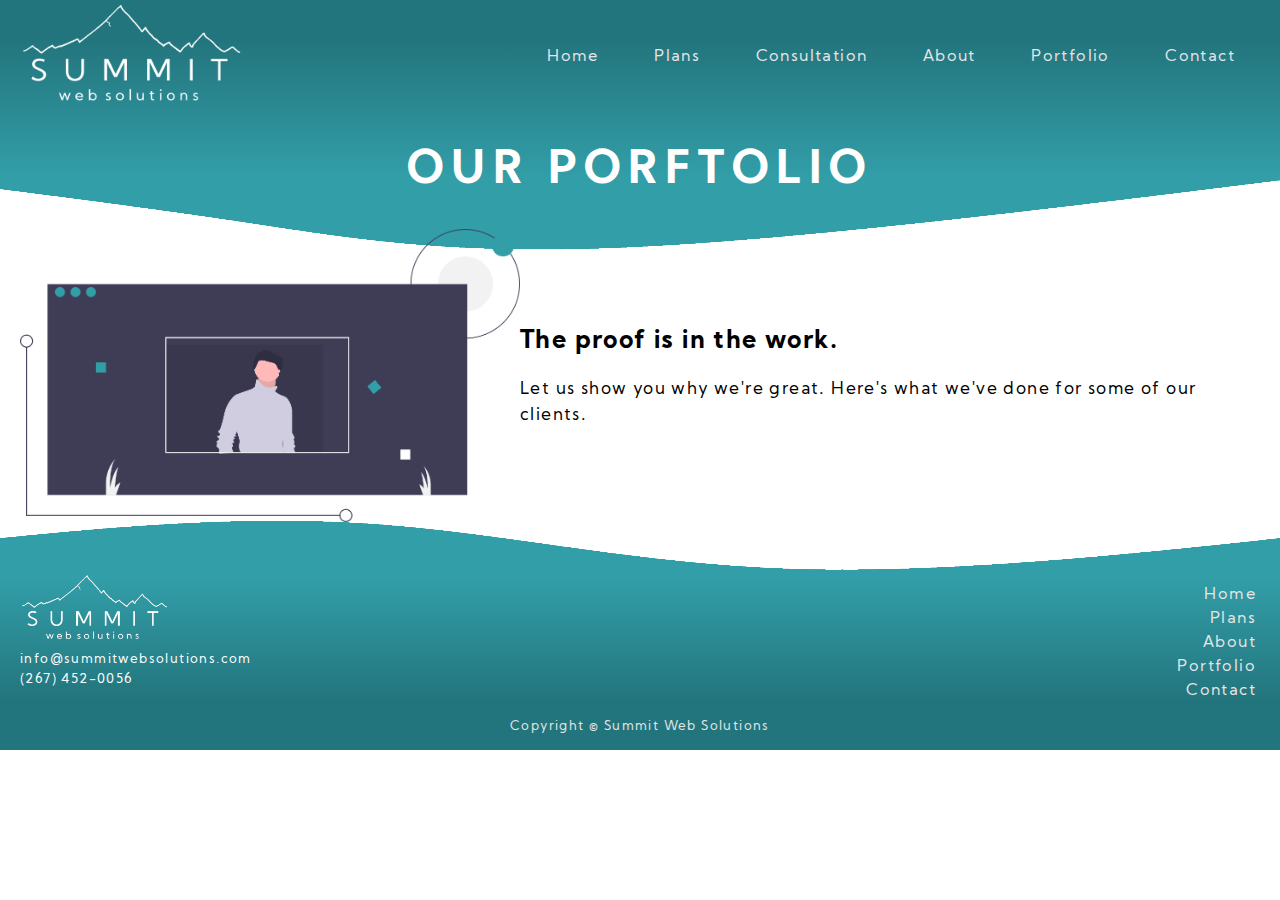
<file: portfolio.html>
<!DOCTYPE html>
<html lang="en" dir="ltr">
  <head>
    <link rel="stylesheet" href="styles.css">
    <meta charset="utf-8">
    <title>Summit Web Solutions</title>
    <meta name="description" content="We build fast, mobile-first websites for small businesses. Starting at $0 down, $200/mo.">
    <meta name="viewport" content="width=device-width, initial-scale=1">
    <script src="summit-script.js" charset="utf-8"></script>
    <link rel="shortcut icon" type="image/x-icon" href="images/icons/favicon.png">
    <!-- Global site tag (gtag.js) - Google Analytics -->
    <script async src="https://www.googletagmanager.com/gtag/js?id=UA-179869179-1">
    </script>
    <script>
      window.dataLayer = window.dataLayer || [];
      function gtag(){dataLayer.push(arguments);}
      gtag('js', new Date());

      gtag('config', 'UA-179869179-1');
    </script>
      </head>
      <body style="background: linear-gradient(to bottom, #23757d 40px, #329ea8 177px, transparent 177px) no-repeat,
      url('images/background_swirl.png') no-repeat 80% 175px / 110vw 10vw,
      linear-gradient(to top, #23757d 50px, #329ea8 172px, transparent 172px) no-repeat,
      url('images/bottom_swirl.png') no-repeat center bottom 170px / 110vw 5vw;">
    <!-- Credit to www.oakharborwebdesigns.com for the design inspiration -->
    <header>
      <div class="nav">
        <a href="https://www.summitwebsolutions.com">
          <picture>
            <img class="logo" src="images/logo_white.png" alt="Summit Web Solutions">
          </picture>
        </a>
        <button class="mobile-nav-burger" type="button" name="Menu" onclick="openNav()"></button>
        <div class="desktop-nav">
          <a class="desktop-link" href="https://www.summitwebsolutions.com">Home</a>
          <a class="desktop-link" href="https://www.summitwebsolutions.com/plans">Plans</a>
          <a class="desktop-link" href="https://www.summitwebsolutions.com/consultation">Consultation</a>
          <a class="desktop-link" href="https://www.summitwebsolutions.com/about">About</a>
          <a class="desktop-link" href="https://www.summitwebsolutions.com/#portfolio">Portfolio</a>
          <a class="desktop-link" href="https://www.summitwebsolutions.com/contact">Contact</a>
        </div>
      </div>
    </header>
    <div id="mySidenav" class="sidenav">
      <a href="javascript:void(0)" class="closebtn" onclick="closeNav()">&times;</a>
      <a href="https://www.summitwebsolutions.com">Home</a>
      <a href="https://www.summitwebsolutions.com/plans">Plans</a>
      <a href="https://www.summitwebsolutions.com/consultation">Consultation</a>
      <a href="https://www.summitwebsolutions.com/about">About</a>
      <a href="https://www.summitwebsolutions.com/#portfolio">Portfolio</a>
      <a href="https://www.summitwebsolutions.com/contact">Contact</a>
    </div>
    <section class="portfolio-intro">
      <h1 class="about-intro-title">Our Porftolio</h1>
    </section>
    <section class="portfolio-hero">
      <div class="portfolio-hero-container">
        <img class="portfolio-hero-img" src="images/portfolio-hero.png" alt="Portfolio Hero">
        <div class="">
          <h2 class="portfolio-hero-text">The proof is in the work.</h2>
          <p>Let us show you why we're great. Here's what we've done for some of our clients.</p>
        </div>
      </div>
    </section>
    <section class="case-study-section">

    </section>

    <footer>
      <div class="footer-container">
        <div class="footer-contact-logo">
          <a href="https://www.summitwebsolutions.com">
            <picture>
              <img class="logo-footer" src="images/logo_white.png" alt="Summit Web Solutions">
            </picture>
          </a>
          <p class="footer-contact">info@summitwebsolutions.com</p>
          <p class="footer-contact">(267) 452-0056</p>
        </div>
        <div class="footer-nav">
          <a class="f-nav" href="https://www.summitwebsolutions.com">Home</a>
          <a class="f-nav" href="https://www.summitwebsolutions.com/plans">Plans</a>
          <a class="f-nav" href="https://www.summitwebsolutions.com/about">About</a>
          <a class="f-nav" href="https://www.summitwebsolutions.com/#portfolio">Portfolio</a>
          <a class="f-nav" href="https://www.summitwebsolutions.com/contact">Contact</a>
        </div>
      </div>
      <p class="copyright">Copyright &#169; Summit Web Solutions</p>
    </footer>
  </body>
</html>
</file>
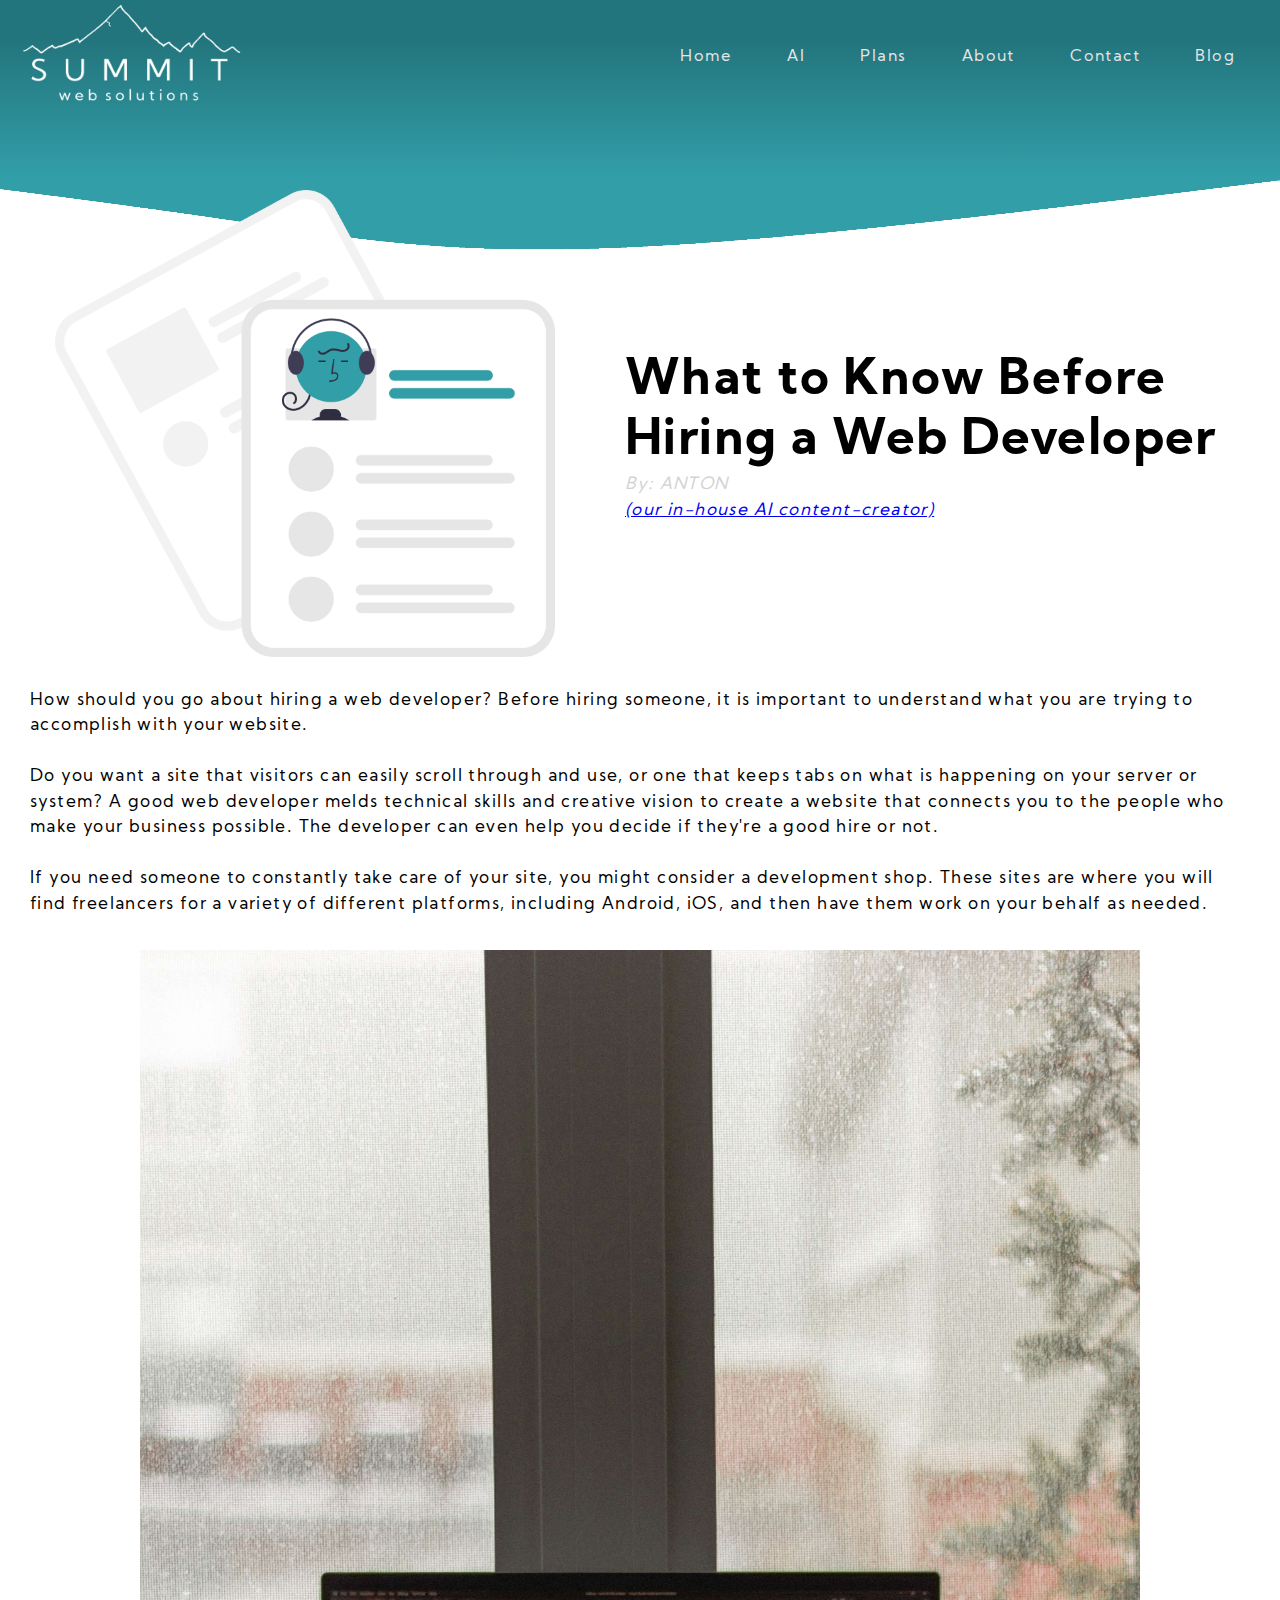
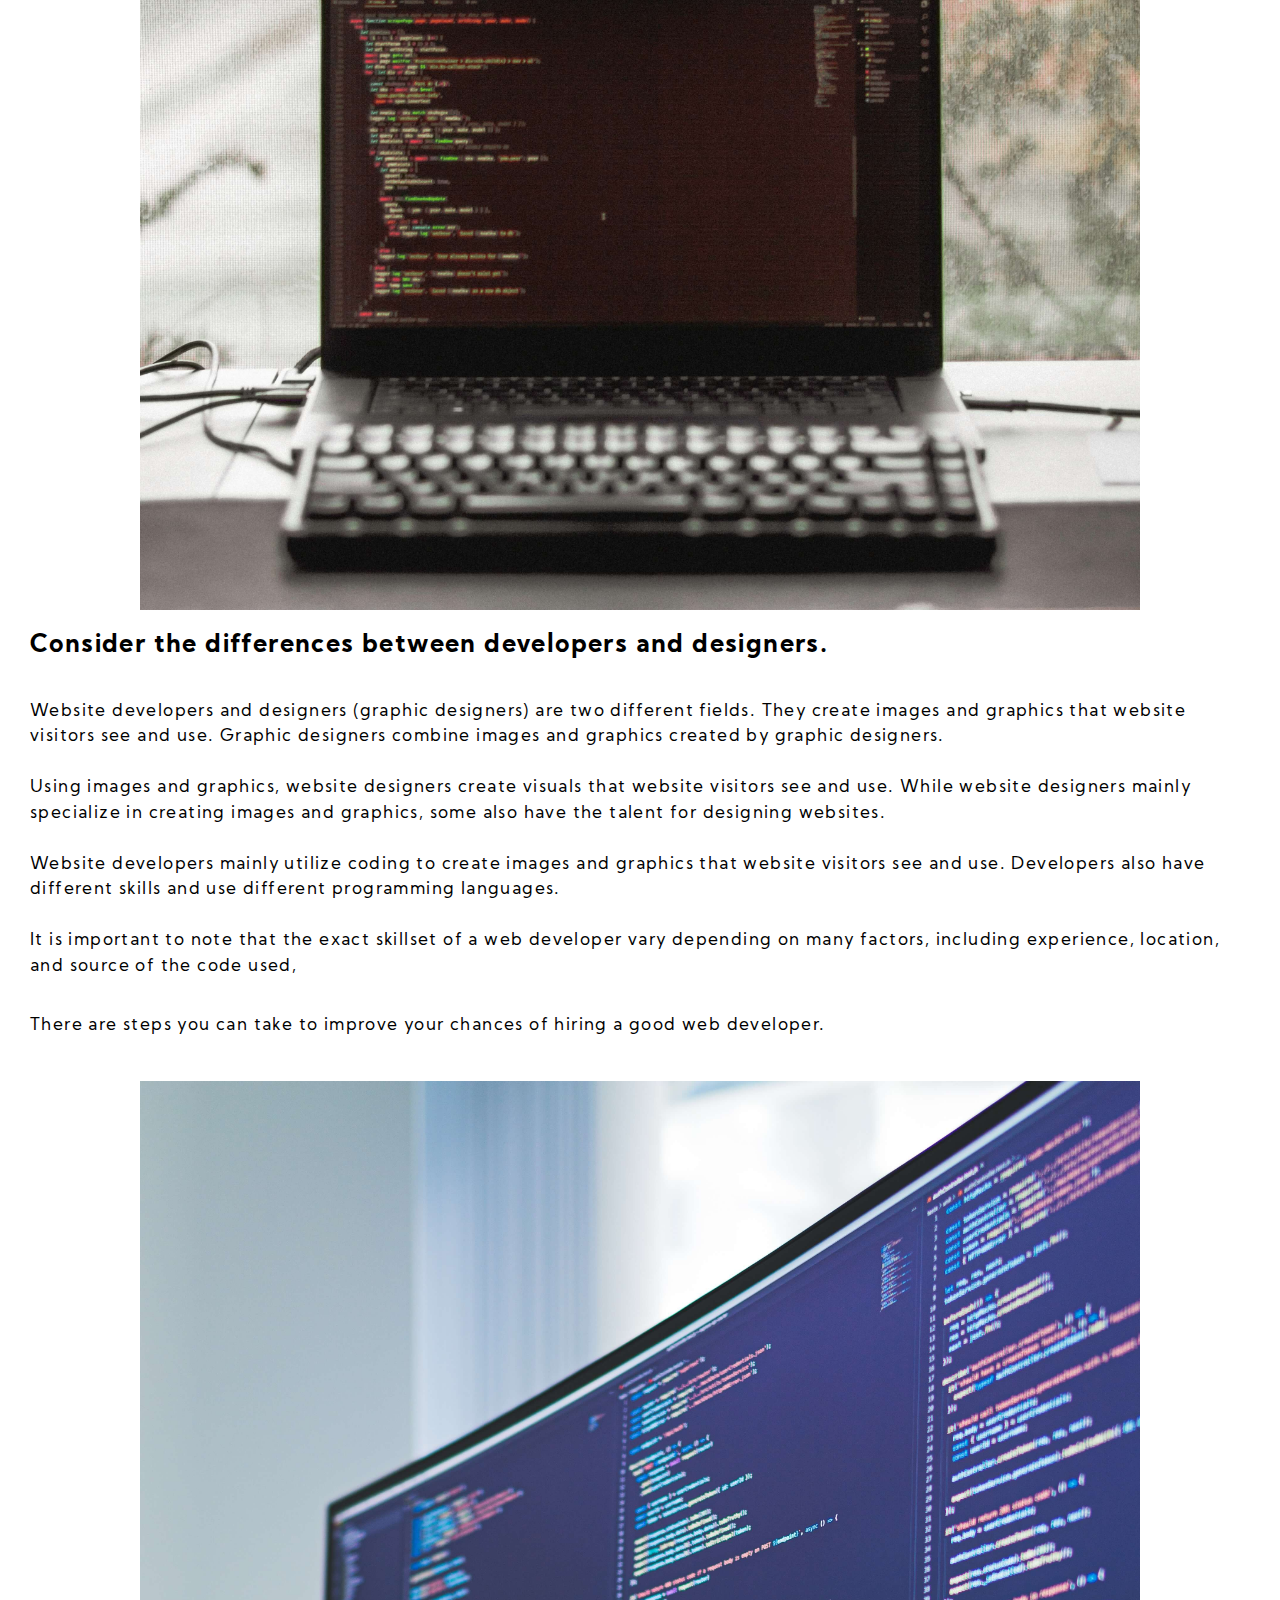
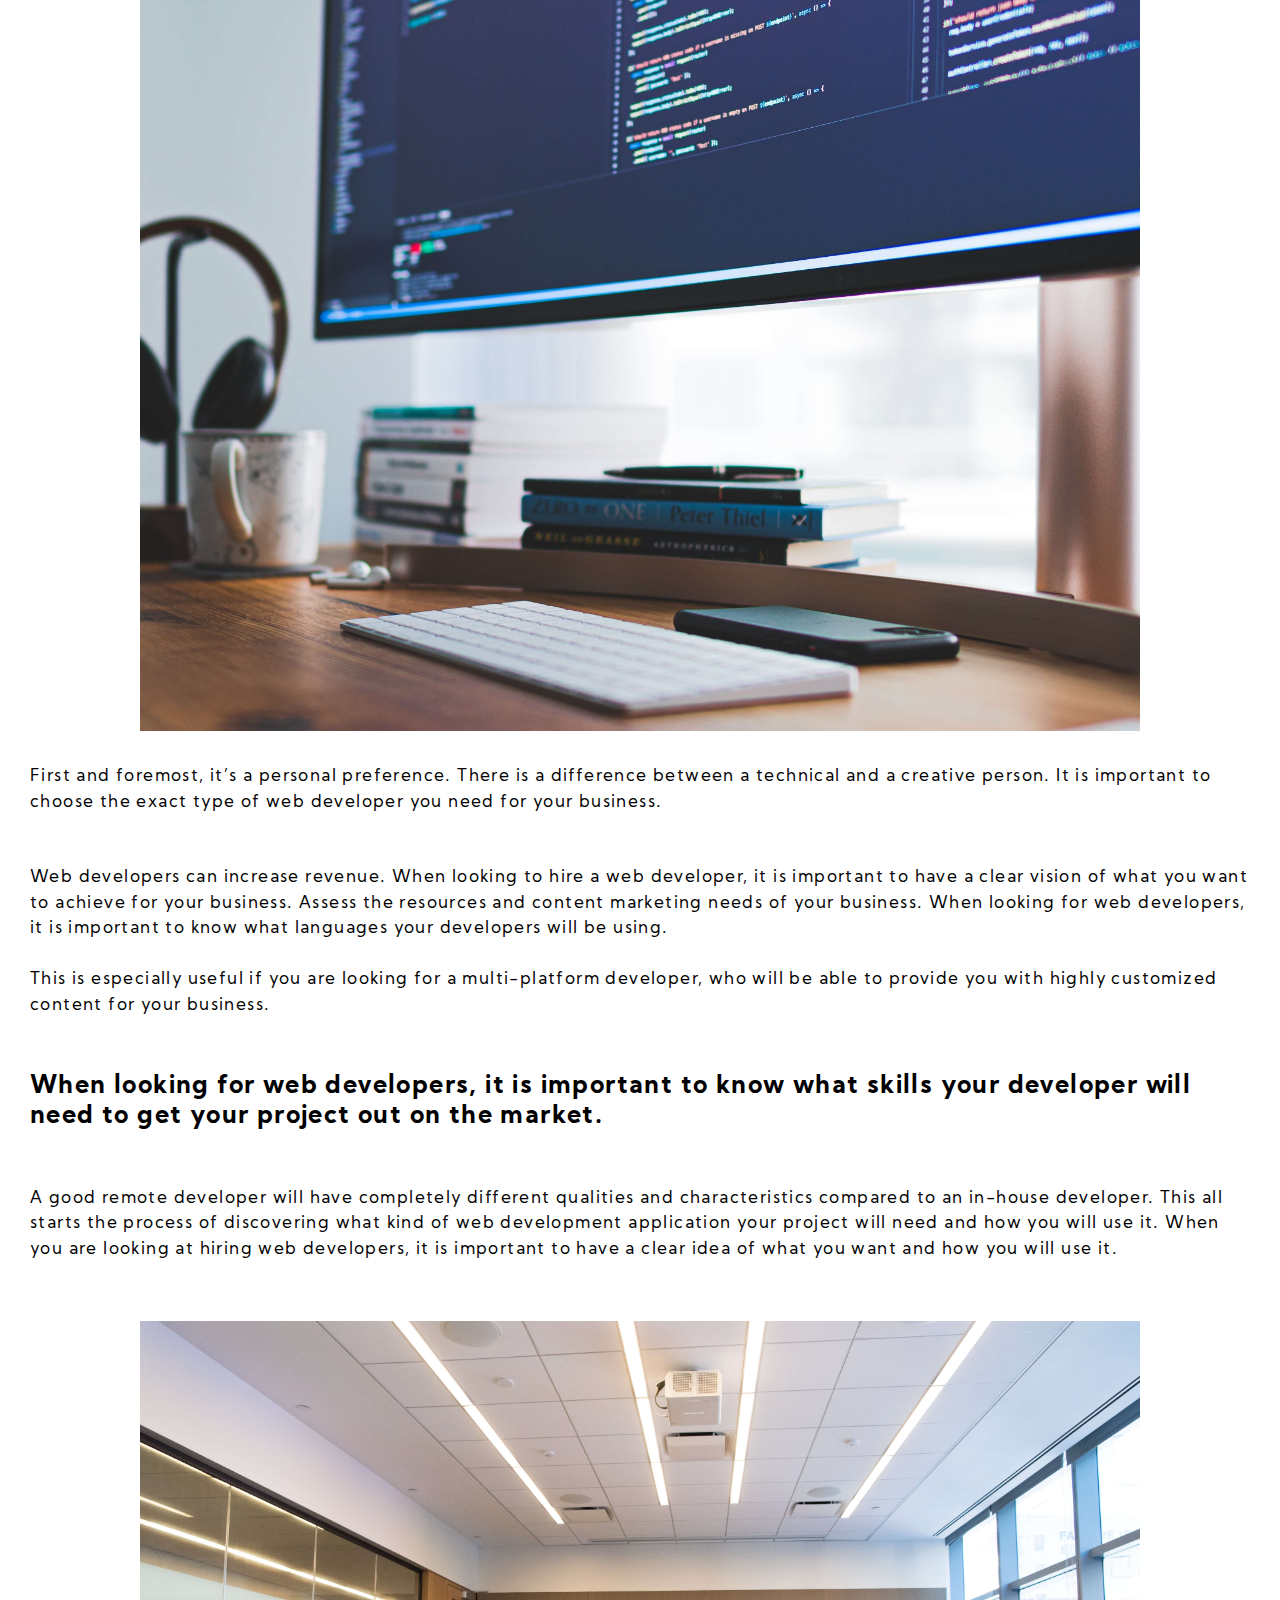
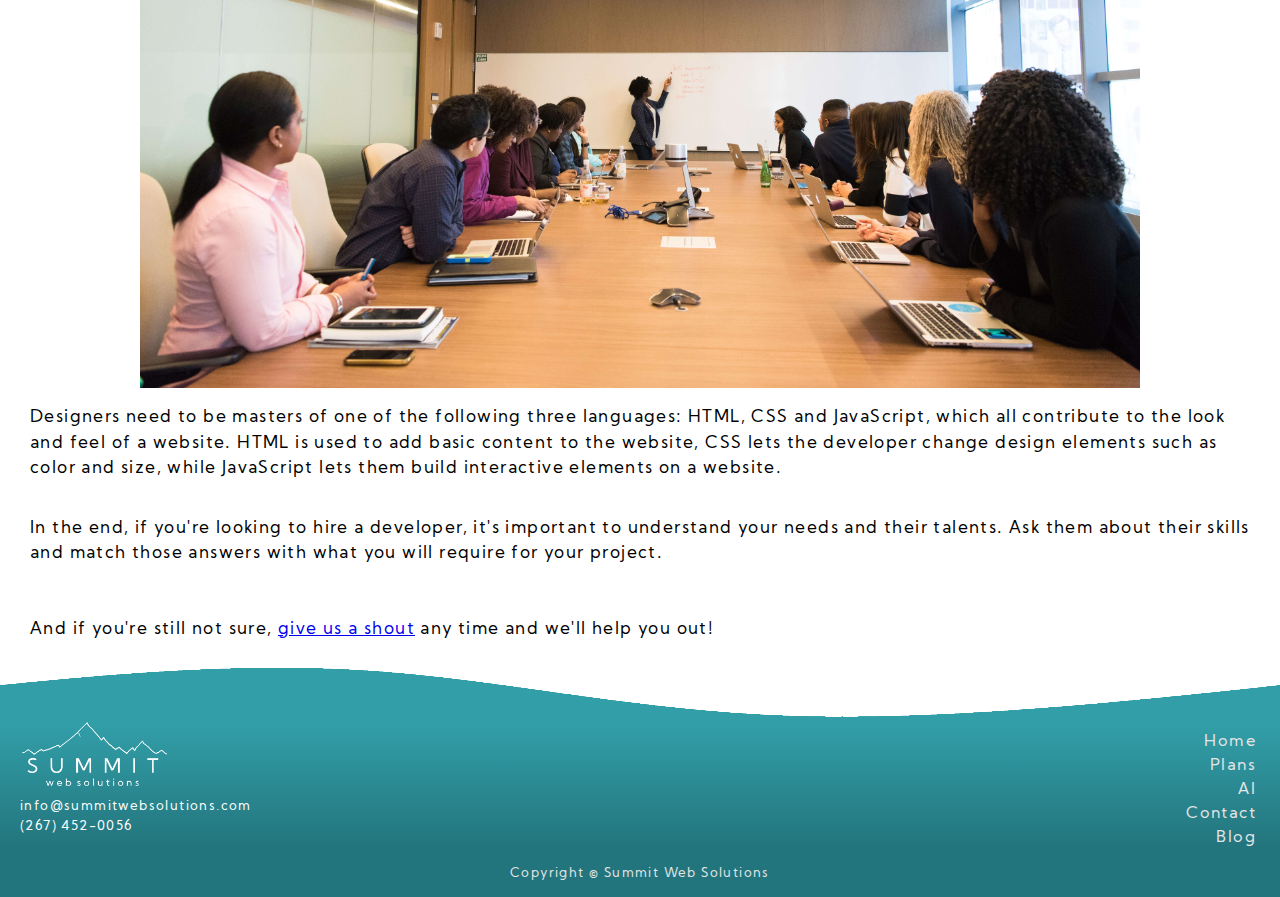
<file: blog/what-to-know-before-hiring-a-web-developer.html>
<!DOCTYPE html>
<html lang="en" dir="ltr">
  <head>
    <link rel="stylesheet" href="../styles.css">
    <meta charset="utf-8">
    <title>What to Know Before Hiring a Web Developer</title>
    <meta name="description" content="">
    <meta name="viewport" content="width=device-width, initial-scale=1">
    <script src="../summit-script.js" charset="utf-8"></script>
    <link rel="shortcut icon" type="image/x-icon" href="../images/icons/favicon.png">
    <!-- Global site tag (gtag.js) - Google Analytics -->
    <script async src="https://www.googletagmanager.com/gtag/js?id=UA-179869179-1">
    </script>
    <script>
      window.dataLayer = window.dataLayer || [];
      function gtag(){dataLayer.push(arguments);}
      gtag('js', new Date());

      gtag('config', 'UA-179869179-1');
    </script>
      </head>
      <body style="background: linear-gradient(to bottom, #23757d 40px, #329ea8 177px, transparent 177px) no-repeat,
      url('../images/background_swirl.png') no-repeat 80% 175px / 110vw 10vw,
      linear-gradient(to top, #23757d 50px, #329ea8 172px, transparent 172px) no-repeat,
      url('../images/bottom_swirl.png') no-repeat center bottom 170px / 110vw 5vw;">
    <!-- Credit to www.oakharborwebdesigns.com for the design inspiration -->
    <header>
      <div class="nav">
        <a href="https://www.summitwebsolutions.com">
          <picture>
            <img class="logo" src="../images/logo_white.png" alt="Summit Web Solutions">
          </picture>
        </a>
        <button class="mobile-nav-burger" type="button" name="Menu" onclick="openNav()"></button>
        <div class="desktop-nav">
          <a class="desktop-link" href="https://www.summitwebsolutions.com">Home</a>
          <a class="desktop-link" href="https://www.summitwebsolutions.com/ai">AI</a>
          <a class="desktop-link" href="https://www.summitwebsolutions.com/plans">Plans</a>
          <a class="desktop-link" href="https://www.summitwebsolutions.com/about">About</a>
          <a class="desktop-link" href="https://www.summitwebsolutions.com/contact">Contact</a>
          <a class="desktop-link" href="https://www.summitwebsolutions.com/blog">Blog</a>
        </div>
      </div>
    </header>
    <div id="mySidenav" class="sidenav">
      <a href="https://www.summitwebsolutions.com">Home</a>
      <a href="https://www.summitwebsolutions.com/ai">AI</a>
      <a href="https://www.summitwebsolutions.com/plans">Plans</a>
      <a href="https://www.summitwebsolutions.com/about">About</a>
      <a href="https://www.summitwebsolutions.com/contact">Contact</a>
      <a href="https://www.summitwebsolutions.com/blog">Blog</a>
    </div>
    <section class=plans-intro>
      <div class="about-intro-container">
        <div class="about-intro-img-container">
          <picture>
            <img class="about-intro-img" src="../images/how-to-hire-a-web-developer-hero.png" alt="Man Reading a Blog">
          </picture>
        </div>
        <div class="about-intro-description">
          <h2 class="blog-post-title">What to Know Before Hiring a Web Developer</h2>
          <p class="blog-post-author">By: ANTON<br/><a href="https://www.summitwebsolutions.com/ai">(our in-house AI content-creator)</a></p>
        </div>
      </div>
    </section>
    <section class="blog-content">
        <p>How should you go about hiring a web developer? Before hiring someone, it is important
          to understand what you are trying to accomplish with your website.<br/><br/>

          Do you want a site
          that visitors can easily scroll through and use, or one that keeps tabs on what is
          happening on your server or system? A good web developer melds technical skills and creative
          vision to create a website that connects you to the people who make your business possible.
          The developer can even help you decide if they're a good hire or not.<br/><br/>

If you need someone to constantly take care of your site, you might consider a development shop. These sites are where you will find freelancers for a variety of different platforms, including Android, iOS, and then have them work on your behalf as needed.</p>
<br>
<img class="blog-post-img" src="../images/how-to-hire-a-web-developer1.jpg" alt="Man Reading a Blog">
<h2>Consider the differences between developers and designers.</h2>
    <p>Website developers and designers (graphic designers) are two different fields. They create
      images and graphics that website visitors see and use. Graphic designers combine images and
      graphics created by graphic designers.<br><br>

Using images and graphics, website designers create visuals that website visitors see and use.
While website designers mainly specialize in creating images and graphics, some also have the talent
for designing websites.<br><br>

Website developers mainly utilize coding to create images and graphics that website visitors see and
 use. Developers also have different skills and use different programming languages.<br><br>

It is important to note that the exact skillset of a web developer vary depending on many factors,
including experience, location, and source of the code used,</p>

   <p>There are steps you can take to improve your chances of hiring a good web developer.<br/><br/></p>
<img class="blog-post-img" src="../images/how-to-hire-a-web-developer2.jpg" alt="Man Reading a Blog">
 <p>First and foremost, it’s a personal preference. There is a difference between a technical
 and a creative person. It is important to choose the exact type of web developer
  you need for your business.</p>

  <br>
  <p>Web developers can increase revenue. When looking to hire a web developer,
    it is important to have a clear vision of what you want to achieve for your business.
    Assess the resources and content marketing needs of your business. When looking for
    web developers, it is important to know what languages your developers will be using.<br><br>
    This is especially useful if you are looking for a multi-platform developer, who will be
    able to provide you with highly customized content for your business.</p><br>
    <h2>When looking for web developers, it is important to know what skills your
      developer will need to get your project out on the market.</h2><br><p>A good remote developer will have completely different qualities and
    characteristics compared to an in-house developer. This all starts the process of discovering what kind of web development application your project will need and how you will use it. When you are looking at hiring web developers, it is important to have a clear idea of what you want and how you will use it.</p>

    <h2></h2>
    <img class="blog-post-img" src="../images/how-to-hire-a-web-developer3.jpg" alt="Man Reading a Blog">
      <p>Designers need to be masters of one of the following three languages:
        HTML, CSS and JavaScript, which all contribute to the look and feel of a website. HTML
        is used to add basic content to the website, CSS lets the developer change design elements
        such as color and size, while JavaScript lets them build interactive elements on a website.</p>

    <p>In the end, if you're looking to hire a developer, it's important to understand your needs
    and their talents. Ask them about their skills and match those answers with what you will require
    for your project.</p>
    <br>
    <p>And if you're still not sure, <a href="https://www.summitwebsolutions.com/contact">give us a shout</a> any time and
    we'll help you out!</p>
    </section>
    <footer>
      <div class="footer-container">
        <div class="footer-contact-logo">
          <a href="https://www.summitwebsolutions.com">
            <picture>
              <img class="logo-footer" src="../images/logo_white.png" alt="Summit Web Solutions">
            </picture>
          </a>
          <p class="footer-contact">info@summitwebsolutions.com</p>
          <p class="footer-contact">(267) 452-0056</p>
        </div>
        <div class="footer-nav">
          <a class="f-nav" href="https://www.summitwebsolutions.com">Home</a>
          <a class="f-nav" href="https://www.summitwebsolutions.com/plans">Plans</a>
          <a class="f-nav" href="https://www.summitwebsolutions.com/ai">AI</a>
          <a class="f-nav" href="https://www.summitwebsolutions.com/contact">Contact</a>
          <a class="f-nav" href="https://www.summitwebsolutions.com/blog">Blog</a>
        </div>
      </div>
      <p class="copyright">Copyright &#169; Summit Web Solutions</p>
    </footer>
  </body>
</html>
</file>
<file: styles.css>
/*Stylesheet for Summit Web Solutions
Copyright @ kylebaskin.com*/

@font-face {
  font-family: 'Kumbh Sans Light';
  src: url('fonts/KumbhSans-Light.ttf');
}
@font-face {
  font-family: 'Kumbh Sans Regular';
  src: url('fonts/KumbhSans-Regular.ttf');
}
@font-face {
  font-family: 'Kumbh Sans Bold';
  src: url('fonts/KumbhSans-Bold.ttf');
}
html{
  scroll-behavior: smooth;
}
p, input, textarea {
  font-family: 'Kumbh Sans Regular';
  font-size: 17px;
  line-height: 1.5;
  letter-spacing: 1.4px;
}
h1, h2, h3, h4, h5 {
  font-family: 'Kumbh Sans Bold';
  font-size: 25px;
  line-height: 1.2;
  letter-spacing: 1.4px;
}
button, a{
  cursor: pointer;
}

body{
  background: linear-gradient(to bottom, #23757d 40px, #329ea8 490px, transparent 180px) no-repeat,
  url('images/background_swirl.png') no-repeat 80% 481px / 110vw 60vw,
  linear-gradient(to top, #23757d 50px, #329ea8 160px, transparent 160px) no-repeat,
  url('images/bottom_swirl.png') no-repeat center bottom 140px / 110vw 30vw;
  font-family: 'Kumbh Sans Regular';
  letter-spacing: 1.4px;
  padding-left: 20px;
  padding-right: 20px;
  max-width: 1300px;
  margin: 0 auto;
}
@media screen and (min-width: 1000px) {
  body{
    background: linear-gradient(to bottom, #23757d 40px, #329ea8 490px, transparent 180px) no-repeat,
    url('images/background_swirl.png') no-repeat 80% 481px / 110vw 20vw,
    linear-gradient(to top, #23757d 50px, #329ea8 160px, transparent 160px) no-repeat,
    url('images/bottom_swirl.png') no-repeat center bottom 140px / 110vw 10vw;
  }
}
.copyright{
  color: #e3e5e6;
  font-size: 13px;
  text-align: center;
}
.footer-container{
  display: flex;
  flex-direction: row;
  justify-content: space-between;
  align-items: center;
  padding-bottom: 15px;
  padding-top: 50px;
}
.footer-nav{
  display: block;
  text-align: right;
  margin-bottom: -25px;
}
.f-nav{
  display: block;
  padding: 4px;
  color: #e3e5e6;
  text-decoration: none;
}
.f-nav:hover{
  color: white;
  transition: all 0.3s;
}
.nav{
  display: flex;
  justify-content: space-between;
  align-items: center;
}
.mobile-nav-burger {
  background: url('images/icons/burger_menu.png') no-repeat;
  background-size: contain;
  border: none;
  height: 30px;
  width: 30px;
}
.desktop-link{
  color: #e3e5e6;
  padding-left: 25px;
  padding-right: 25px;
  text-decoration: none;
  transition: all 0.3s;
}
.desktop-link:hover{
  color: white;
  transition: all 0.3s;
}
.logo{
  width: 150px;
  height: auto;
}
.logo-footer{
  width: 150px;
  height: auto;
}
.footer-contact{
  color: white;
  padding: 0;
  margin: 0;
  font-size: 13px;
}
.desktop-nav{
  display: none;
}
@media screen and (min-width: 1000px) {
  .mobile-nav-burger, .sidenav{
    display: none;
  }
  .desktop-nav{
    display: inline-block;
  }
}
@media screen and (min-width: 750px) {
  .logo{
    width: 225px;
    height: auto;
  }
}
@media screen and (max-width: 380px) {
  .footer-contact{
    font-size: 11px;
  }

}
.sidenav {
  height: 100%;
  width: 0;
  position: fixed;
  z-index: 1;
  top: 0;
  right: 0;
  background-color: #111;
  overflow-x: hidden;
  transition: 0.5s;
  padding-top: 60px;
}

.sidenav a {
  padding: 8px 8px 8px 32px;
  text-decoration: none;
  font-size: 25px;
  color: #818181;
  display: block;
  transition: 0.3s;
}

.sidenav a:hover {
  color: #f1f1f1;
}

.sidenav .closebtn {
  position: absolute;
  top: 0;
  right: 25px;
  font-size: 36px;
  margin-left: 50px;
}

.intro{
  padding-top: 20px;
  display: flex;
  justify-content: flex-start;
  flex-direction: column;
}
.in-color{
  color: white;
}
.intro-title{
  max-width: 400px;
  margin-bottom: 0;
}
.intro-description{
  max-width: 300px;
}
.anton-content{
  display: flex;
  justify-content: center;
  align-items: center;
  flex-direction: column;
  padding-top: 50px;
}
.anton-hero-home{
  width: 100%;
  max-width: 450px;
  text-align: center;
}
.anton-text{
  text-align: center;
}
@media screen and (min-width: 800px) {
  .anton-content{
    flex-direction: row;
  }
  .anton-text{
    padding-left: 50px;
    max-width: 400px;
  }
}
.btn{
  border: solid 2px transparent;
  border-radius: 5px;
  padding: 15px;
  font-family: 'Kumbh Sans Bold';
  font-size: 17px;
  letter-spacing: 1.4px;
  background-color: #329ea8;
  color: white;
  transition: all 0.3s;
}
.btn:hover{
  border: solid 2px #329ea8;
  color: #329ea8;
  background-color: white;
  transition: all 0.3s;
}
.intro-button{
  background-color: white;
  color: black;
}
.intro-button-and-pic{
  display: flex;
  flex-direction: column;
  align-items: flex-start;
}
.hero-img{
  padding-top: 20px;
  width: 375px;
  height: auto;
}

@media screen and (min-width: 650px) {
  .intro-button-and-pic{
    flex-direction: row;
    justify-content: space-between;
  }
  .hero-img{
    width: 500px;
    height: auto;
  }
  .intro-title{
    font-size: 34px;
    max-width: 500px;
  }
}
@media screen and (max-width: 420px) {
  .hero-img{
    width: 300px;
    height: auto;
  }
}
@media screen and (max-width: 340px) {
  .hero-img{
    width: 250px;
    height: auto;
  }
}
@media screen and (min-width: 815px) {
  .hero-img{
    width: 700px;
    height: auto;
    margin-top: -100px;
  }
}
@media screen and (min-width: 1100px) {
  .hero-img{
    width: 800px;
    height: auto;
    margin-top: -160px;
  }
}
@media screen and (min-width: 1232px) {
  .intro-description{
    max-width: 500px;
  }
  .hero-img{
    width: 850px;
    height: auto;
    margin-top: -250px;
  }
  .intro{
    margin-top: 75px;
  }
}
.what-we-do{
  padding-top: 125px;
}
@media screen and (min-width: 1000px) {
  .what-we-do{
    padding-top: 0px;
  }
}
.container{
  display: flex;
  justify-content: center;
  align-items: center;
  flex-direction: column;
}
.heading{
  text-transform: uppercase;
}
.icon{
  width: 175px;
}
.description{
  text-align: center;
}
.what-we-do-description{
  max-width: 700px;
}
.differentiators-container{
  display: flex;
  justify-content: center;
  align-items: center;
  flex-direction: column;
  padding-top: 125px;
}
@media screen and (min-width: 1000px) {
  .differentiators-container{
    flex-direction: row;
  }
}
.differentiator{
  text-align: center;
  max-width: 400px;
  padding-left: 25px;
  padding-right: 25px;
}
.heading2{
  font-size: 22px;
  margin: 0 auto;
  padding-top: 2px;
  padding-bottom: 2px;
  border-radius: 30px;
  max-width: 300px;
  color: #329ea8;
}
.sub-icon{
  padding-bottom: 20px;
}
.dif-description{
  padding-bottom: 60px;
}
.pricing-container{
  display: flex;
  flex-direction: column;
  justify-content: center;
  align-items: center;
  padding-top: 75px;
}
.pricing-pic{
  width: 300px;
  height: auto;
}
@media screen and (max-width: 420px) {
  .pricing-pic{
    width: 250px;
    height: auto;
  }
}
.pricing-heading{

}
h1 span{
  color: #329ea8;
}

.checklist-container{
  display: flex;
  flex-direction: column;
}
.check-title{
  color: #329ea8;
  font-size: 22px;
  margin-bottom: 10px;
}
.check-title::before{
  content: '';
  display: inline-block;
  width: 35px;
  height: 27px;
  background-image: url('images/icons/check_icon.png');
  background-size: 35px 27px;
  margin-bottom: -5px;
  margin-right: 10px;
}
.check-description{
  padding-left: 45px;
  margin-top: 0;
}
.check{
  padding-bottom: 15px;
}
@media screen and (min-width: 1000px) {
  .pricing-pic{
    width: 500px;
    height: auto;
  }
  .pricing-container{
    flex-direction: row;
  }
  .checklist-container{
    flex-direction: row;
  }
}
.portfolio{
  padding-top: 75px;
}
.portfolio-container{
  padding-top: 25px;
  display: flex;
  flex-direction: column;
  justify-content: center;
  align-items: center;
}
@media screen and (min-width: 1000px) {
  .portfolio-container{
    flex-direction: row;
  }
}
.portfolio-item{
  border: solid 2px #e3e5e6;
  border-radius: 5px;
  padding: 30px;
  max-width: 225px;
  text-align: center;
  margin-bottom: 45px;
  box-shadow: 0px 5px 10px rgba(50,50,93,.25);
  margin-left: 25px;
  margin-right: 25px;
  max-height: 260px;
  height: 260px;
}
.portfolio-icon{
  width: 150px;
  text-align: center;
}
.kse-icon{
  width: 195px;
  text-align: center;
}
.cp-icon{
  width: 85px;
  margin-top: -20px;
  margin-bottom: -10px;
}
.portfolio-btn{
  text-align: center;
}
.who-we-are{
  padding-top: 75px;
}
.about-icon{
  width: 150px;
  height: auto;
}
.about-description{
  text-align: center;
}
.plans{
  padding-top: 75px;
}
.plans-container{
  display: flex;
  flex-direction: column;
  align-items: center;
  justify-content: center;
}
@media screen and (min-width: 1000px) {
  .plans-container{
    flex-direction: row;
  }
}
.plan{
  text-align: center;
  border: solid 2px #e3e5e6;
  border-radius: 5px;
  box-shadow: 0px 5px 10px rgba(50,50,93,.25);
  margin-bottom: 35px;
  max-width: 400px;
  margin-left: 25px;
  margin-right: 25px;
  background-color: white;
}
.plan-title{
  font-size: 15px;
  text-transform: uppercase;
  letter-spacing: 7px;
  padding-top: 25px;
  margin-top: 0;
  padding-bottom: 25px;
  color: #329ea8;
  background-color: #e3e5e6;
}
.price{
  color: #329ea8;
  font-size: 65px;
  margin-top: 0;
  margin-bottom: 0;
}
.price span{
  font-size: 20px;
}
.li{
  color: #329ea8;
  text-align: left;
  margin-left: 30px;
  margin-right: 30px;
}
.li::before{
  background-image: url('images/icons/check_icon2.png');
  content: '';
  background-size: 20px 20px;
  display: inline-block;
  background-repeat: no-repeat;
  height: 20px;
  width: 20px;
  padding-right: 10px;
  margin-bottom: -5px;
}
@media screen and (max-width: 440px) {
  .li{
    margin-left: 30px;
  }
}
@media screen and (max-width: 363px) {
  .li{
    margin-left: 10px;
  }
}
.plan-btn{
  margin-top: 25px;
  margin-bottom: 45px;
}

/*---------- About page ------------*/

.about-intro-title{
  color: white;
  font-size: 45px;
  text-align: center;
  letter-spacing: 8px;
  text-transform: uppercase;
}
@media screen and (max-width: 500px) {
  .about-intro-title{
    font-size: 30px;
  }
}
.about-intro-container{
  display: flex;
  flex-direction: column;
  justify-content: center;
  align-items: center;
}
.about-intro-img{
  width: 320px;
  height: auto;
}
.about-intro-description{
  max-width: 600px;
}
@media screen and (min-width: 850px) {
  .about-intro-container{
    flex-direction: row;
    padding-top: 75px;
    justify-content: space-around;
  }
  .about-intro-img{
    width: 500px;
    height: auto;
  }
}
.centered{
  text-align: center;
}
.why-so-expensive{
  padding-top: 50px;
}
.expensive-container{
  display: flex;
  flex-direction: column;
  justify-content: center;
  align-items: center;
}
@media screen and (min-width: 850px) {
  .expensive-container{
    flex-direction: row;
    justify-content: space-between;
  }
}
.expensive-reason{
  text-align: center;
  padding-top: 25px;
  max-width: 335px;
}
.reason-icon{
  width: 75px;
  height: auto;
}
.reason-icon-alt{
  width: 50px;
  height: auto;
}
.reason-header{
  color: #329ea8;
  margin-top: 5px;
  margin-bottom: 5px;
}
.reason-description{
  margin-top: 5px;
}
.our-solutions{
  padding-top: 75px;
}
.solutions-img-container{
  text-align: center;
}
.solutions-graphic{
  width: 320px;
  height: auto;
  padding-bottom: 25px;
  text-align: center;
}
.solve-container{
  display: flex;
  justify-content: center;
  align-items: center;
  flex-direction: column;
}
@media screen and (min-width: 600px) {
  .solve-container{
    flex-direction: row;
    justify-content: space-around;
  }
}
.solve-heading{
  font-size: 20px;
  margin-bottom: 0;
}
.solve-heading::before{
  content: '';
  display: inline-block;
  width: 35px;
  height: 27px;
  background-image: url('images/icons/check_icon.png');
  background-size: 35px 27px;
  margin-bottom: -5px;
  margin-right: 10px;
}
.solve-description{
  margin-top: 5px;
  padding-left: 47px;
}
.solve{
  max-width: 425px;
}
.our-founder{
  padding-top: 75px;
  padding-bottom: 50px;
}
.founder-container{
  display: flex;
  flex-direction: column;
  justify-content: center;
  align-items: center;
}
@media screen and (min-width: 800px) {
  .founder-container{
    flex-direction: row;
    justify-content: space-around;
  }
}
.founder-headshot{
  width: 300px;
  height: auto;
}
.img-text{
  text-align: center;
  color: gray;
  margin: 0;
}
.founder-text{
  text-align: center;
  max-width: 600px;
  margin: auto;
}

/* ------------ Contact Page --------------*/

.contact-container{
  display: flex;
  flex-direction: column;
  justify-content: center;
  align-items: center;
}
.contact-welcome{
  text-align: center;
}
.message-box{
  width: 400px;
  height: 100px;
}
.form{
  border: solid #e3e5e6 2px;
  border-radius: 5px;
  padding: 20px;
}
input, textarea{
  display: block;
  margin-top: 15px;
  margin-bottom: 15px;
  width: 250px;
}
textarea{
  height: 200px;
}
.form-btn{
  display: block;
  margin: auto auto;
}
.contact-words{
  max-width: 575px;
}
.contact-img{
  width: 300px;
  height: auto;
}
@media screen and (min-width: 1000px) {
  .contact-container{
    flex-direction: row;
    justify-content: space-around;
  }
  input, textarea{
    width: 400px;
  }
  textarea{
    height: 300px;
  }
}


/* ------------ Plans Page --------------*/

.audit-input{
  margin-left: auto;
  margin-right: auto;
  height: 30px;
}
.contact-form-consultation{
  background: white;
  max-width: 600px;
  margin-left: auto;
  margin-right: auto;
}
.not-sure-title{
  padding-top: 45px;
}

/* ----------------- Portfolio Page -------------- */

.portfolio-hero-container{
  display: flex;
  flex-direction: column;
  justify-content: space-around;
  align-items: center;
}

.portfolio-hero-img{
  width: 300px;
  height: auto;
}
@media screen and (min-width: 1000px) {
  .portfolio-hero-container{
    flex-direction: row;
  }
  .portfolio-hero-img{
    width: 500px;
    height: auto;
  }
}

/* --------------- Blog Index -----------------*/
.blog-posts{
  display: flex;
  flex-wrap: wrap;
  align-items: center;
  justify-content: center;
}
.blog-card{
  background-color: white;
  box-shadow: 0px 5px 10px rgba(50,50,93,.25);
  width: 300px;
  height: auto;
  border-radius: 5px;
  display: flex;
  flex-direction: column;
  justify-content: center;
  align-items: center;
  margin: 50px;
  transition: all 0.5s;
}
.blog-card:hover{
  transform: scale(1.1);
  transition: all 0.5s;
}
.blog-title{
  text-align: center;
  border-bottom: solid 2px lightgray;
  width: 275px;
  padding-bottom: 15px;
}
.blog-title-img{
  width: 275px;
  height: auto;
}
.blog-details{
  display: flex;
  justify-content: space-between;
  align-items: center;
  width: 95%;
}
.post-detail{
  color: lightgray;
  font-size: 14px;
}
.blog-card-link{
  color: inherit;
  text-decoration: none;
  transition: all 0.5s;
}

/*---------- Blog posts ----------*/
.blog-post-title{
  color: black;
  font-size: 50px;
  margin-bottom: 0;
}
.blog-post-author{
  color: lightgray;
  font-style: italic;
  margin-top: 0;
}
.blog-content{
  display: flex;
  flex-direction: column;
  justify-content: center;
  align-items: flex-start;
  padding: 10px;
}
.blog-post-img{
  width: 90%;
  max-width: 1000px;
  height: auto;
  margin: auto;
}
/*-------------- Anton page --------------*/
.anton-intro-description{
  text-align: center;
  max-width: 600px;
}
.how-anton-works{
  display: flex;
  flex-direction: column;
  justify-content: center;
  align-items: center;
  padding-top: 50px;
}
.anton-pricing{
  display: flex;
  justify-content: center;
  align-items: center;
}
.anton-pricing-card{
  background-color: white;
  box-shadow: 0px 5px 10px rgba(50,50,93,.25);
  width: 300px;
  height: auto;
  border-radius: 5px;
  display: flex;
  flex-direction: column;
  justify-content: center;
  align-items: center;
  margin: 50px;
}
.anton-pricing{
  display: flex;
  flex-direction: column;
  justify-content: center;
  align-items: center;
}
.anton-price-point{
  color: #329ea8;
  font-size: 80px;
  margin: 0;
  margin-top: 20px;
}
.per-article{
  margin-top: -20px;
  margin-bottom: 0;
  color: lightgray;
}
.pricing-list{
  line-height: 2;
  border-top: solid 2px lightgray;
  margin-top: 10px;
  padding-top: 20px;
  margin: 10px;
}
@media screen and (min-width: 800px) {
  .how-anton-works{
    flex-direction: row-reverse;
  }
  .anton-steps{
    padding-right: 50px;
  }
  .anton-pricing{
    flex-direction: row;
    justify-content: space-around;
  }
}
</file>
